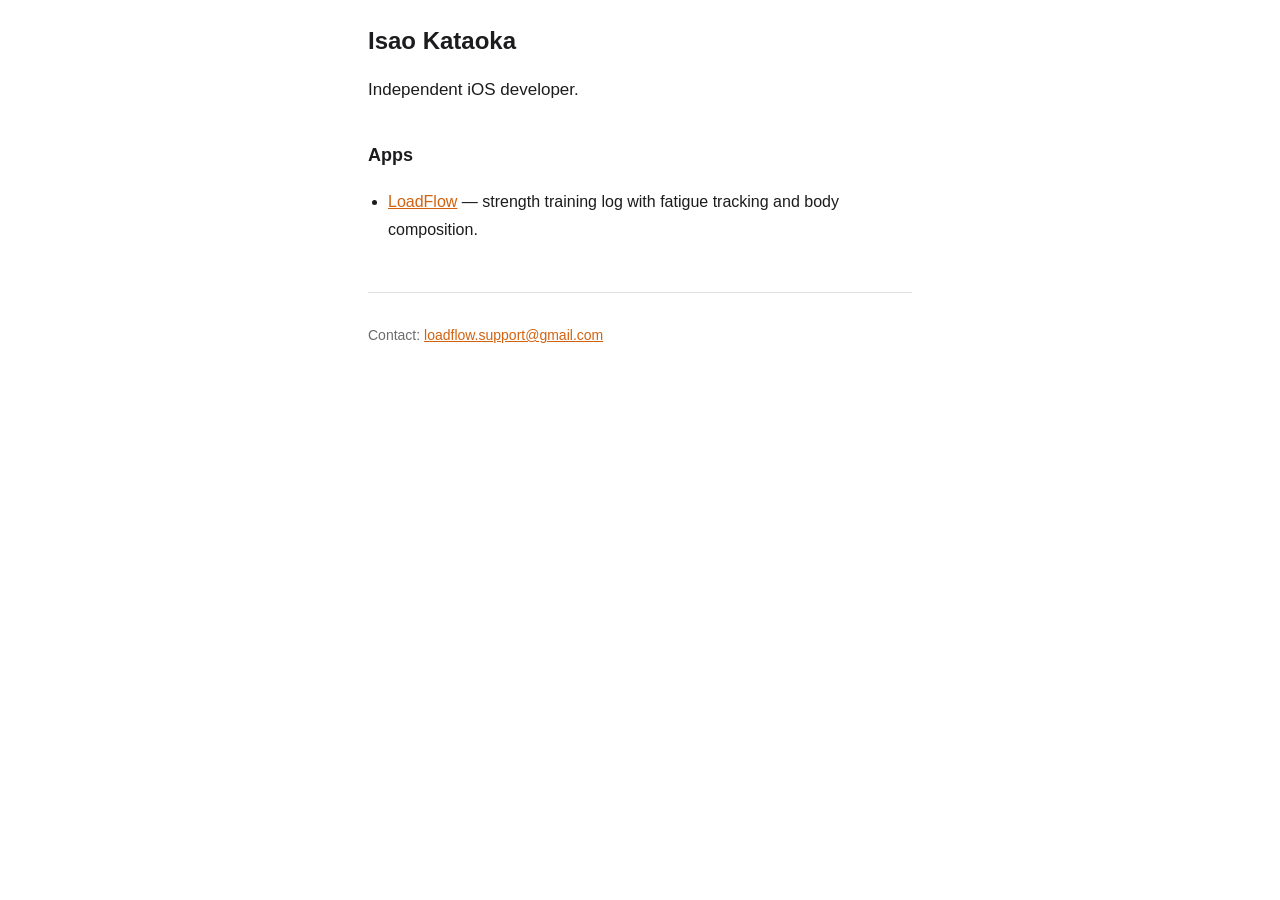
<file: index.html>
<!DOCTYPE html>
<html lang="en">
<head>
<meta charset="utf-8">
<meta name="viewport" content="width=device-width, initial-scale=1">
<title>Isao Kataoka — Apps</title>
<link rel="stylesheet" href="/assets/style.css">
</head>
<body>
<main>
  <h1>Isao Kataoka</h1>
  <p class="lede">Independent iOS developer.</p>

  <h2>Apps</h2>
  <ul>
    <li><a href="/loadflow/">LoadFlow</a> — strength training log with fatigue tracking and body composition.</li>
  </ul>

  <footer>
    <p>Contact: <a href="mailto:loadflow.support@gmail.com">loadflow.support@gmail.com</a></p>
  </footer>
</main>
</body>
</html>
</file>
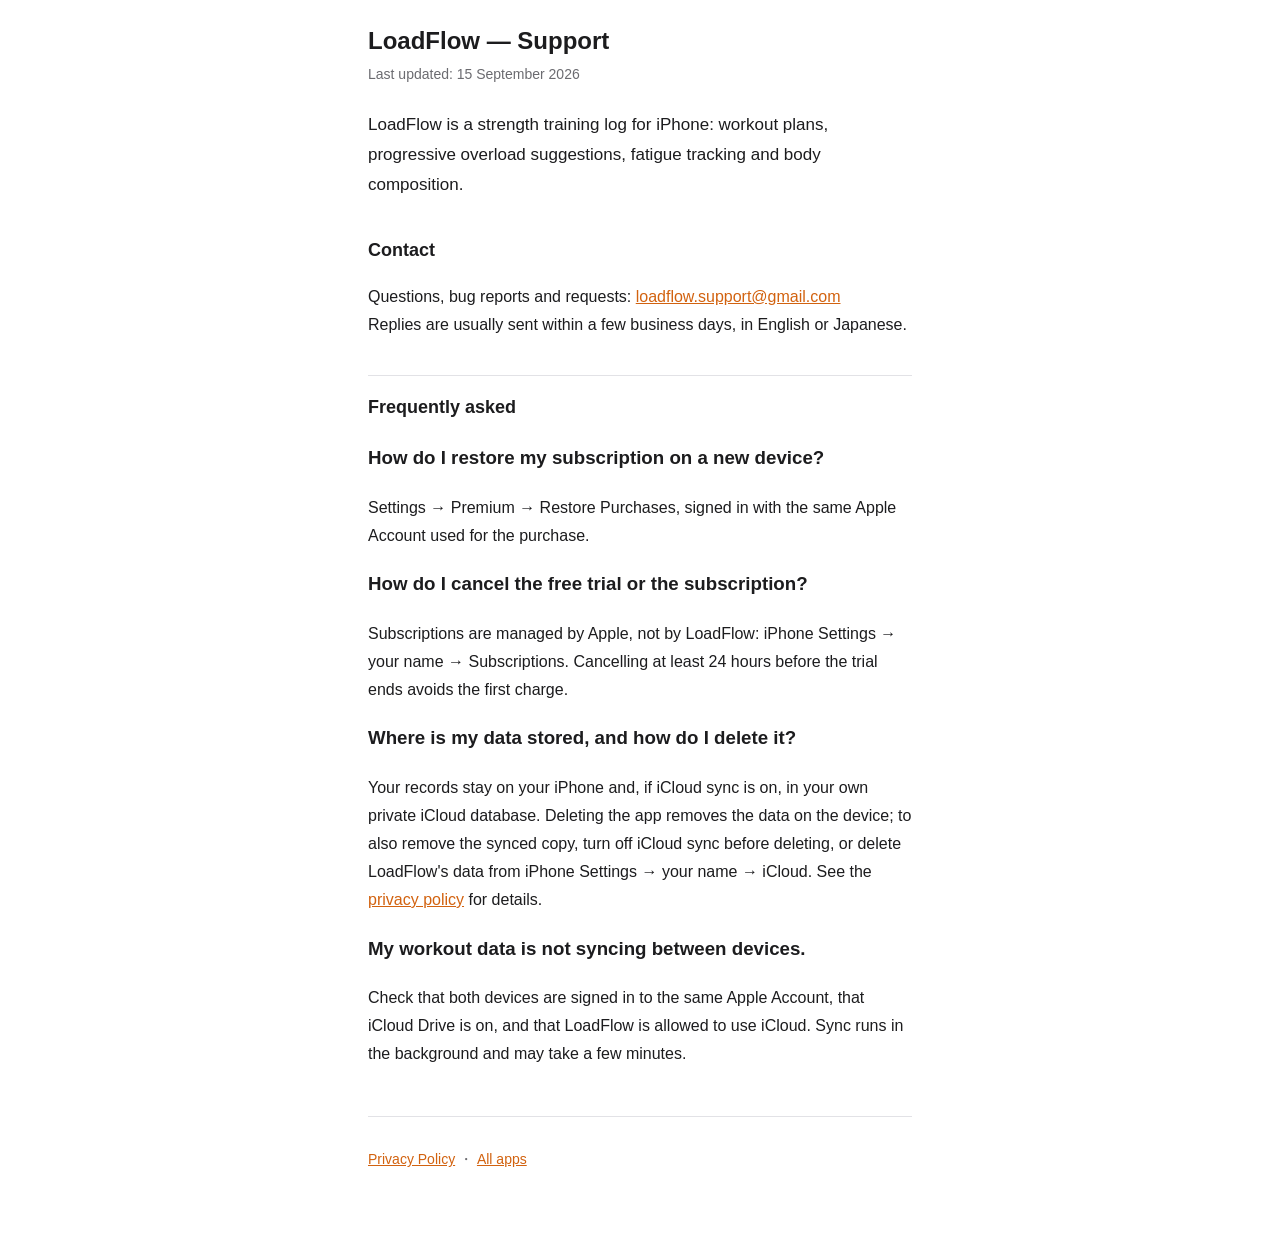
<file: loadflow/index.html>
<!DOCTYPE html>
<html lang="en">
<head>
<meta charset="utf-8">
<meta name="viewport" content="width=device-width, initial-scale=1">
<title>LoadFlow — Support</title>
<link rel="stylesheet" href="/assets/style.css">
</head>
<body>
<main>
  <h1>LoadFlow — Support</h1>
  <p class="updated">Last updated: 15 September 2026</p>

  <p class="lede">
    LoadFlow is a strength training log for iPhone: workout plans, progressive overload
    suggestions, fatigue tracking and body composition.
  </p>

  <h2>Contact</h2>
  <p>
    Questions, bug reports and requests: <a href="mailto:loadflow.support@gmail.com">loadflow.support@gmail.com</a><br>
    Replies are usually sent within a few business days, in English or Japanese.
  </p>

  <h2>Frequently asked</h2>

  <h3>How do I restore my subscription on a new device?</h3>
  <p>Settings → Premium → Restore Purchases, signed in with the same Apple Account used for the purchase.</p>

  <h3>How do I cancel the free trial or the subscription?</h3>
  <p>
    Subscriptions are managed by Apple, not by LoadFlow: iPhone Settings → your name → Subscriptions.
    Cancelling at least 24 hours before the trial ends avoids the first charge.
  </p>

  <h3>Where is my data stored, and how do I delete it?</h3>
  <p>
    Your records stay on your iPhone and, if iCloud sync is on, in your own private iCloud database.
    Deleting the app removes the data on the device; to also remove the synced copy, turn off
    iCloud sync before deleting, or delete LoadFlow's data from iPhone Settings → your name → iCloud.
    See the <a href="/loadflow/privacy/">privacy policy</a> for details.
  </p>

  <h3>My workout data is not syncing between devices.</h3>
  <p>
    Check that both devices are signed in to the same Apple Account, that iCloud Drive is on,
    and that LoadFlow is allowed to use iCloud. Sync runs in the background and may take a few minutes.
  </p>

  <footer>
    <p><a href="/loadflow/privacy/">Privacy Policy</a> ・ <a href="/">All apps</a></p>
  </footer>
</main>
</body>
</html>
</file>
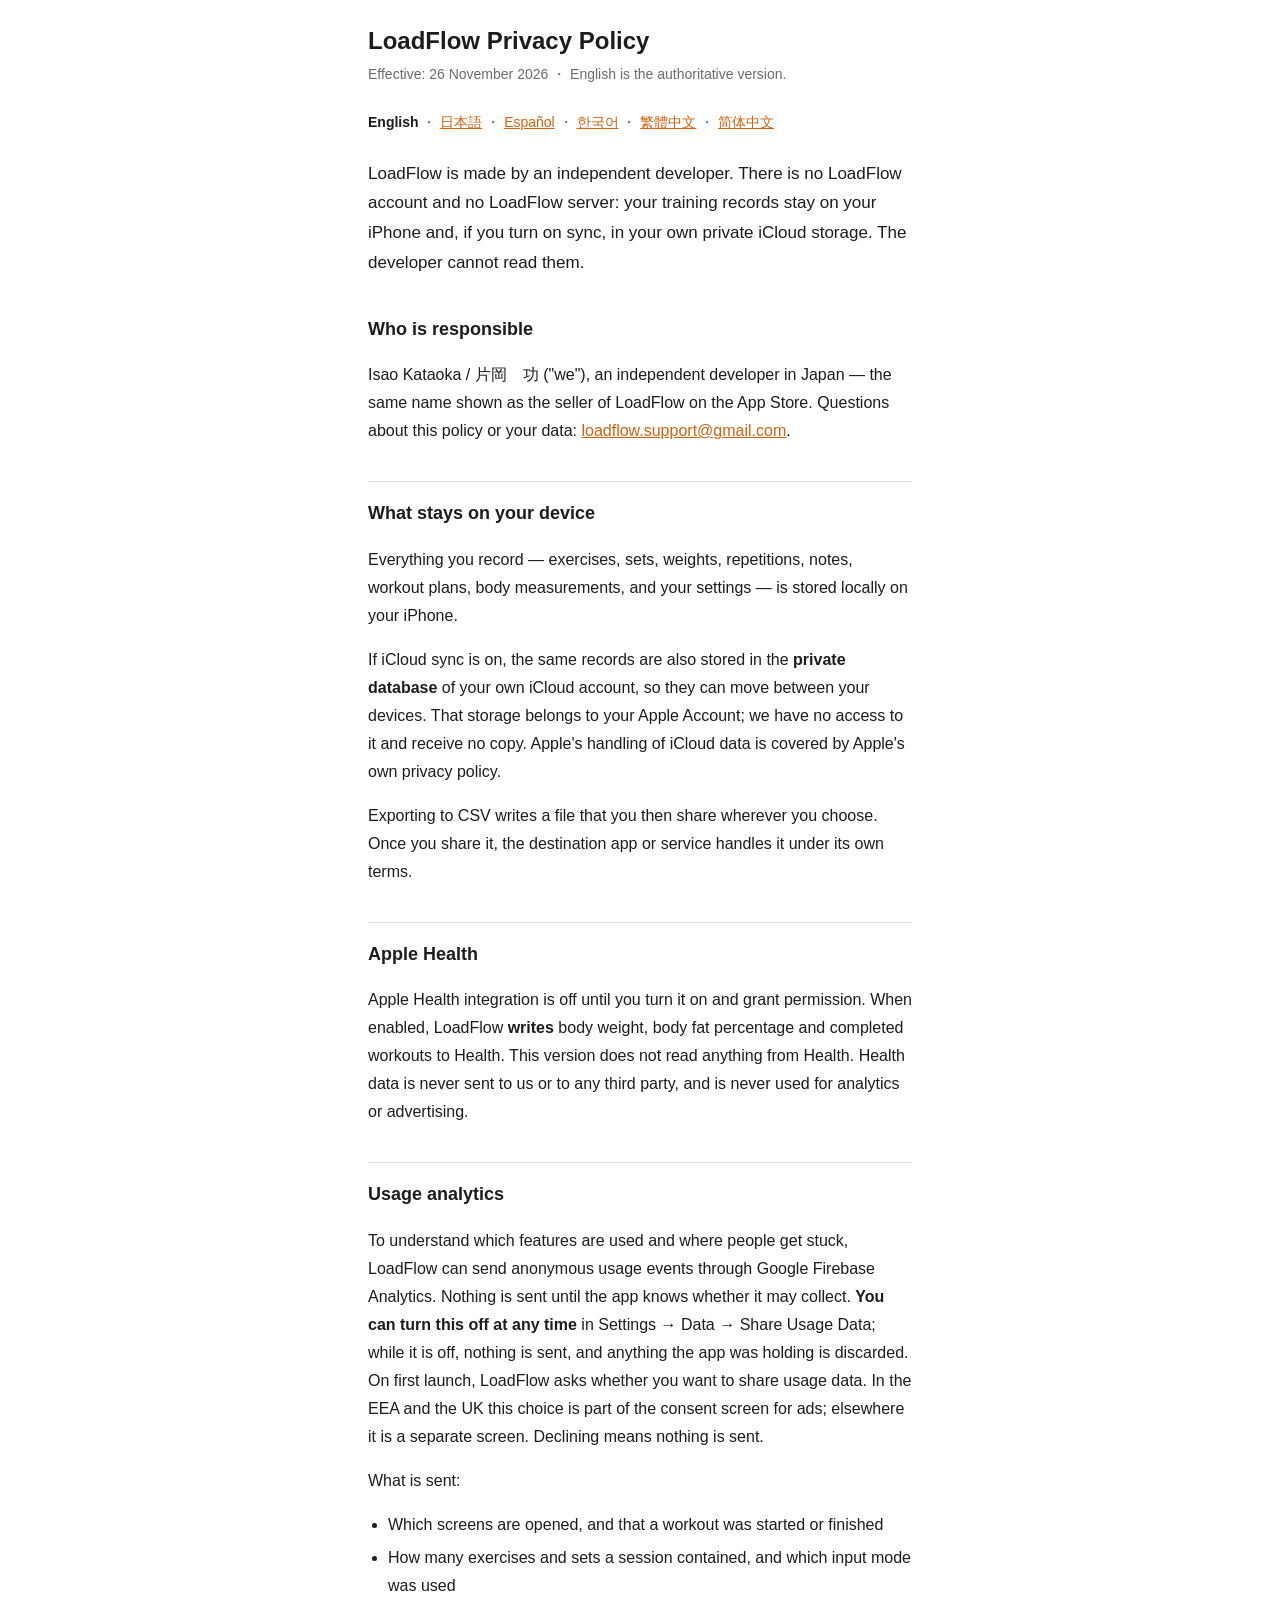
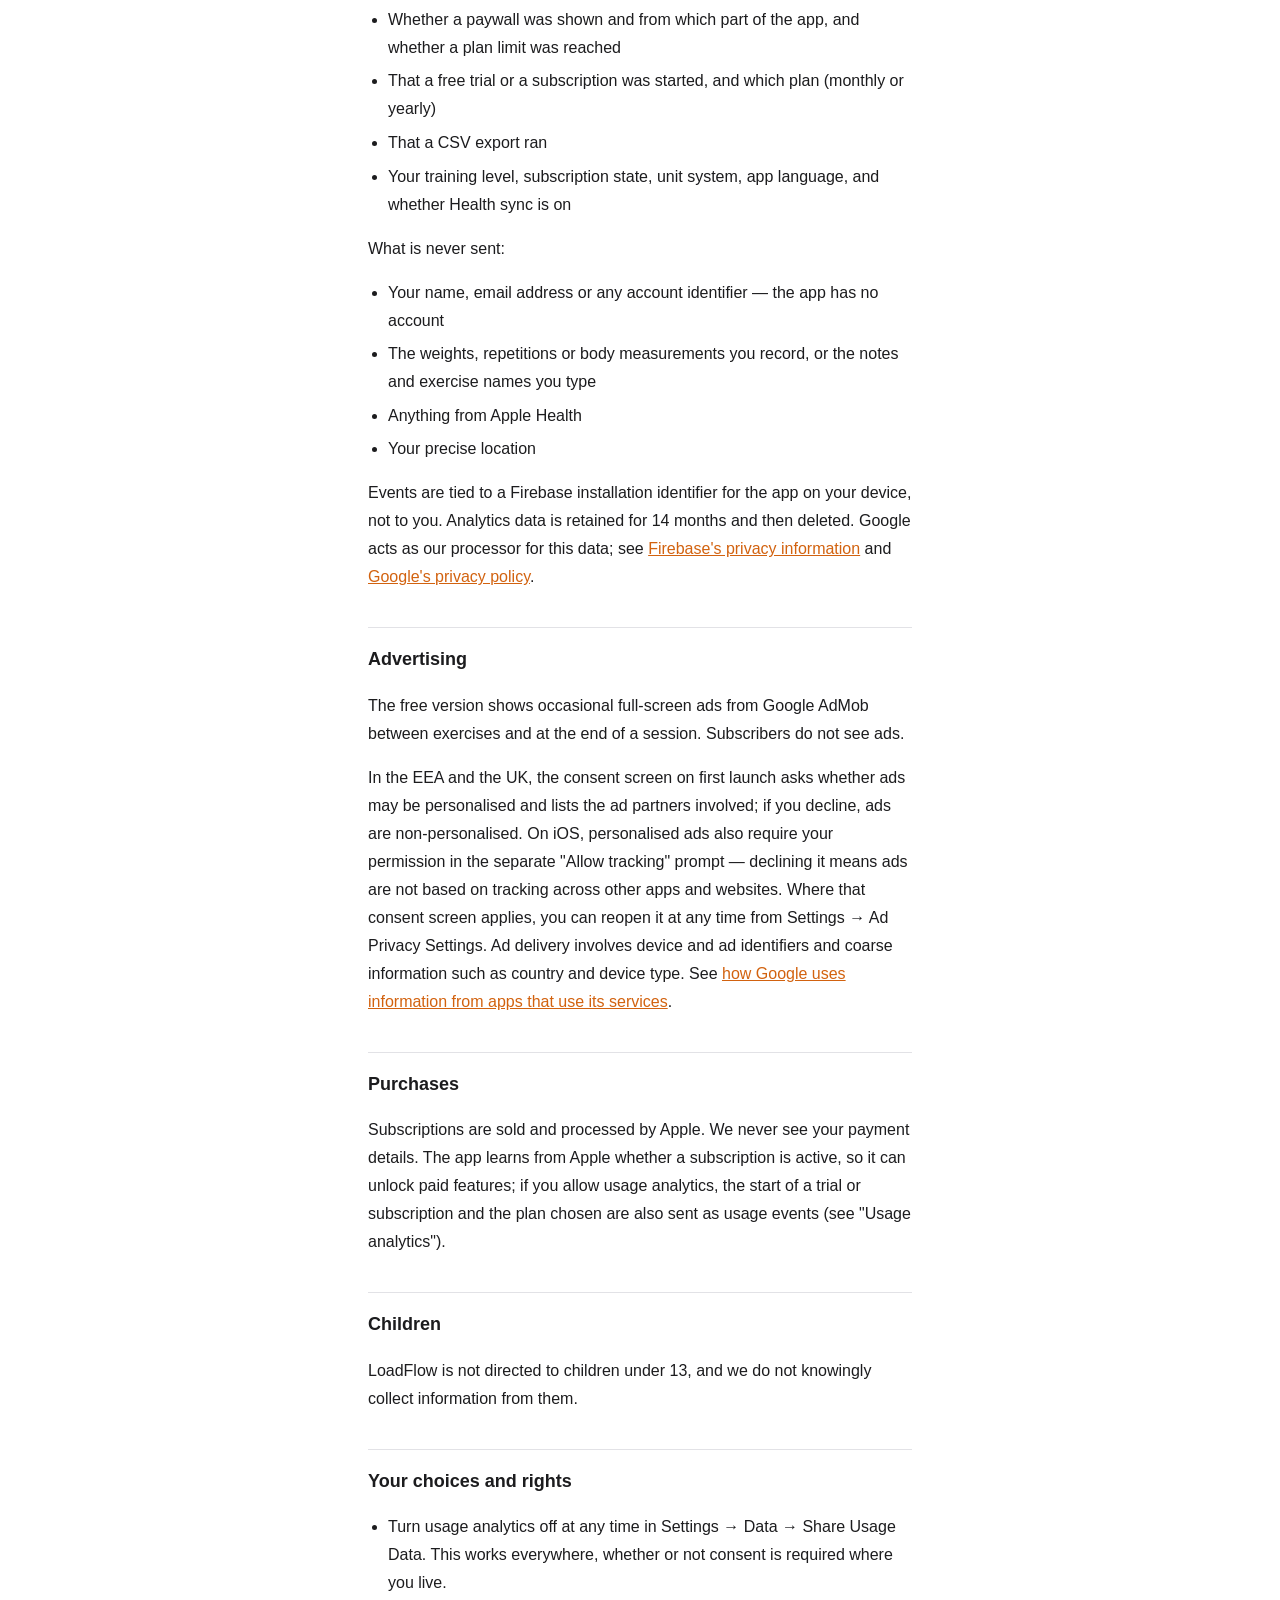
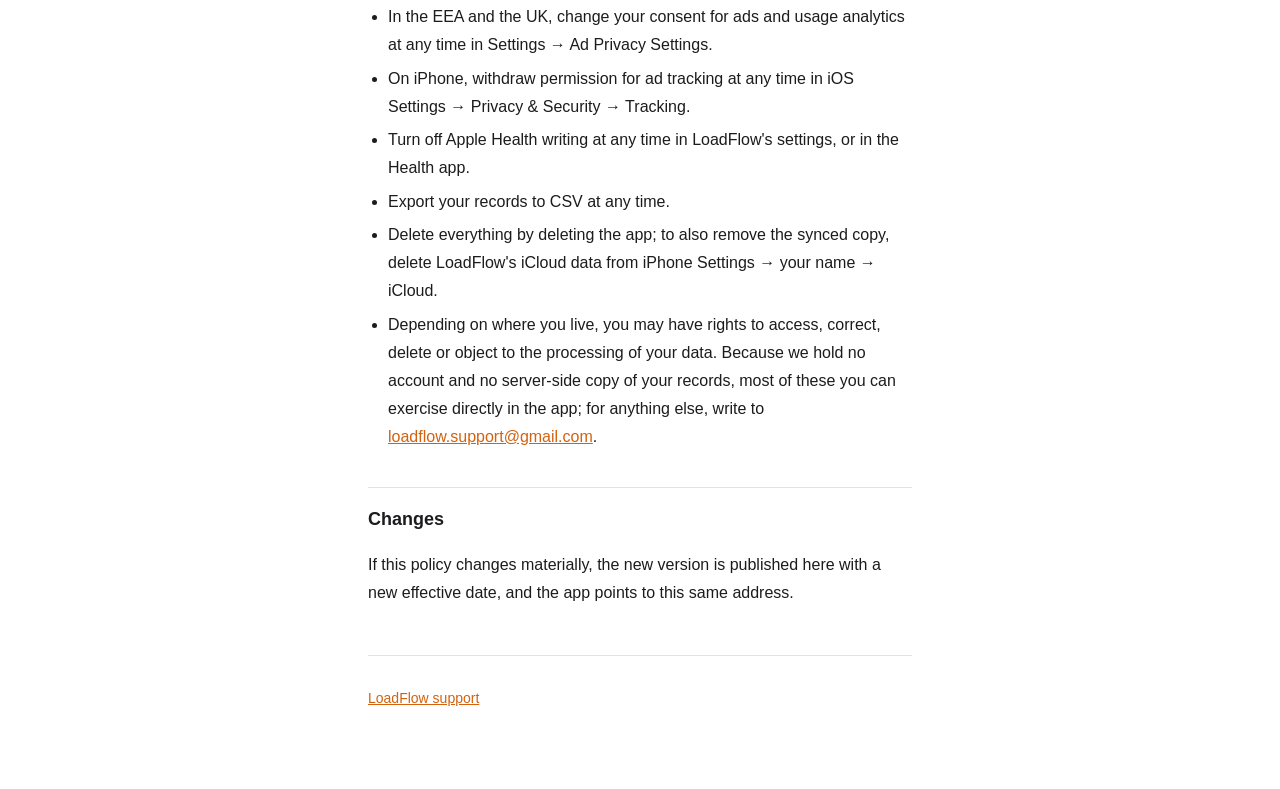
<file: loadflow/privacy/index.html>
<!DOCTYPE html>
<html lang="en">
<head>
<meta charset="utf-8">
<meta name="viewport" content="width=device-width, initial-scale=1">
<title>LoadFlow — Privacy Policy</title>
<link rel="stylesheet" href="/assets/style.css">
</head>
<body>
<main>
  <h1>LoadFlow Privacy Policy</h1>
  <p class="updated">Effective: 26 November 2026 ・ English is the authoritative version.</p>

  <ul class="langs">
    <li><a href="/loadflow/privacy/" aria-current="page">English</a></li>
    <li><a href="/loadflow/privacy/ja/">日本語</a></li>
    <li><a href="/loadflow/privacy/es/">Español</a></li>
    <li><a href="/loadflow/privacy/ko/">한국어</a></li>
    <li><a href="/loadflow/privacy/zh-Hant/">繁體中文</a></li>
    <li><a href="/loadflow/privacy/zh-Hans/">简体中文</a></li>
  </ul>

  <p class="lede">
    LoadFlow is made by an independent developer. There is no LoadFlow account and no LoadFlow server:
    your training records stay on your iPhone and, if you turn on sync, in your own private iCloud storage.
    The developer cannot read them.
  </p>

  <h2>Who is responsible</h2>
  <p>
    Isao Kataoka / 片岡　功 ("we"), an independent developer in Japan — the same name shown as the seller of
    LoadFlow on the App Store. Questions about this policy or your data:
    <a href="mailto:loadflow.support@gmail.com">loadflow.support@gmail.com</a>.
  </p>

  <h2>What stays on your device</h2>
  <p>
    Everything you record — exercises, sets, weights, repetitions, notes, workout plans, body
    measurements, and your settings — is stored locally on your iPhone.
  </p>
  <p>
    If iCloud sync is on, the same records are also stored in the <strong>private database</strong> of
    your own iCloud account, so they can move between your devices. That storage belongs to your Apple
    Account; we have no access to it and receive no copy. Apple's handling of iCloud data is covered by
    Apple's own privacy policy.
  </p>
  <p>
    Exporting to CSV writes a file that you then share wherever you choose. Once you share it, the
    destination app or service handles it under its own terms.
  </p>

  <h2>Apple Health</h2>
  <p>
    Apple Health integration is off until you turn it on and grant permission. When enabled, LoadFlow
    <strong>writes</strong> body weight, body fat percentage and completed workouts to Health.
    This version does not read anything from Health. Health data is never sent to us or to any third
    party, and is never used for analytics or advertising.
  </p>

  <h2>Usage analytics</h2>
  <p>
    To understand which features are used and where people get stuck, LoadFlow can send anonymous usage
    events through Google Firebase Analytics. Nothing is sent until the app knows whether it may collect.
    <strong>You can turn this off at any time</strong> in Settings → Data → Share Usage Data; while it is
    off, nothing is sent, and anything the app was holding is discarded. On first launch, LoadFlow asks whether you want to share usage data. In the EEA and the UK
    this choice is part of the consent screen for ads; elsewhere it is a separate screen.
    Declining means nothing is sent.
  </p>
  <p>What is sent:</p>
  <ul>
    <li>Which screens are opened, and that a workout was started or finished</li>
    <li>How many exercises and sets a session contained, and which input mode was used</li>
    <li>Whether a paywall was shown and from which part of the app, and whether a plan limit was reached</li>
    <li>That a free trial or a subscription was started, and which plan (monthly or yearly)</li>
    <li>That a CSV export ran</li>
    <li>Your training level, subscription state, unit system, app language, and whether Health sync is on</li>
  </ul>
  <p>What is never sent:</p>
  <ul>
    <li>Your name, email address or any account identifier — the app has no account</li>
    <li>The weights, repetitions or body measurements you record, or the notes and exercise names you type</li>
    <li>Anything from Apple Health</li>
    <li>Your precise location</li>
  </ul>
  <p>
    Events are tied to a Firebase installation identifier for the app on your device, not to you.
    Analytics data is retained for 14 months and then deleted. Google acts as our processor for this data;
    see <a href="https://firebase.google.com/support/privacy">Firebase's privacy information</a> and
    <a href="https://policies.google.com/privacy">Google's privacy policy</a>.
  </p>

  <h2>Advertising</h2>
  <p>
    The free version shows occasional full-screen ads from Google AdMob between exercises and at the end
    of a session. Subscribers do not see ads.
  </p>
  <p>
    In the EEA and the UK, the consent screen on first launch asks whether ads may be personalised and
    lists the ad partners involved; if you decline, ads are non-personalised. On iOS, personalised ads
    also require your permission in the separate "Allow tracking" prompt — declining it means ads are not
    based on tracking across other apps and websites. Where that consent screen applies, you can reopen it
    at any time from Settings → Ad Privacy Settings. Ad delivery involves device and ad identifiers and
    coarse information such as country and device type. See
    <a href="https://policies.google.com/technologies/partner-sites">how Google uses information from
    apps that use its services</a>.
  </p>

  <h2>Purchases</h2>
  <p>
    Subscriptions are sold and processed by Apple. We never see your payment details. The app learns from Apple whether a subscription is
    active, so it can unlock paid features; if you allow usage analytics, the start of a trial
    or subscription and the plan chosen are also sent as usage events (see "Usage analytics").
  </p>

  <h2>Children</h2>
  <p>
    LoadFlow is not directed to children under 13, and we do not knowingly collect information from them.
  </p>

  <h2>Your choices and rights</h2>
  <ul>
    <li>Turn usage analytics off at any time in Settings → Data → Share Usage Data. This works everywhere, whether or not consent is required where you live.</li>
    <li>In the EEA and the UK, change your consent for ads and usage analytics at any time in Settings → Ad Privacy Settings.</li>
    <li>On iPhone, withdraw permission for ad tracking at any time in iOS Settings → Privacy &amp; Security → Tracking.</li>
    <li>Turn off Apple Health writing at any time in LoadFlow's settings, or in the Health app.</li>
    <li>Export your records to CSV at any time.</li>
    <li>Delete everything by deleting the app; to also remove the synced copy, delete LoadFlow's iCloud data from iPhone Settings → your name → iCloud.</li>
    <li>
      Depending on where you live, you may have rights to access, correct, delete or object to the
      processing of your data. Because we hold no account and no server-side copy of your records, most of
      these you can exercise directly in the app; for anything else, write to
      <a href="mailto:loadflow.support@gmail.com">loadflow.support@gmail.com</a>.
    </li>
  </ul>

  <h2>Changes</h2>
  <p>
    If this policy changes materially, the new version is published here with a new effective date, and
    the app points to this same address.
  </p>

  <footer>
    <p><a href="/loadflow/">LoadFlow support</a></p>
  </footer>
</main>
</body>
</html>
</file>
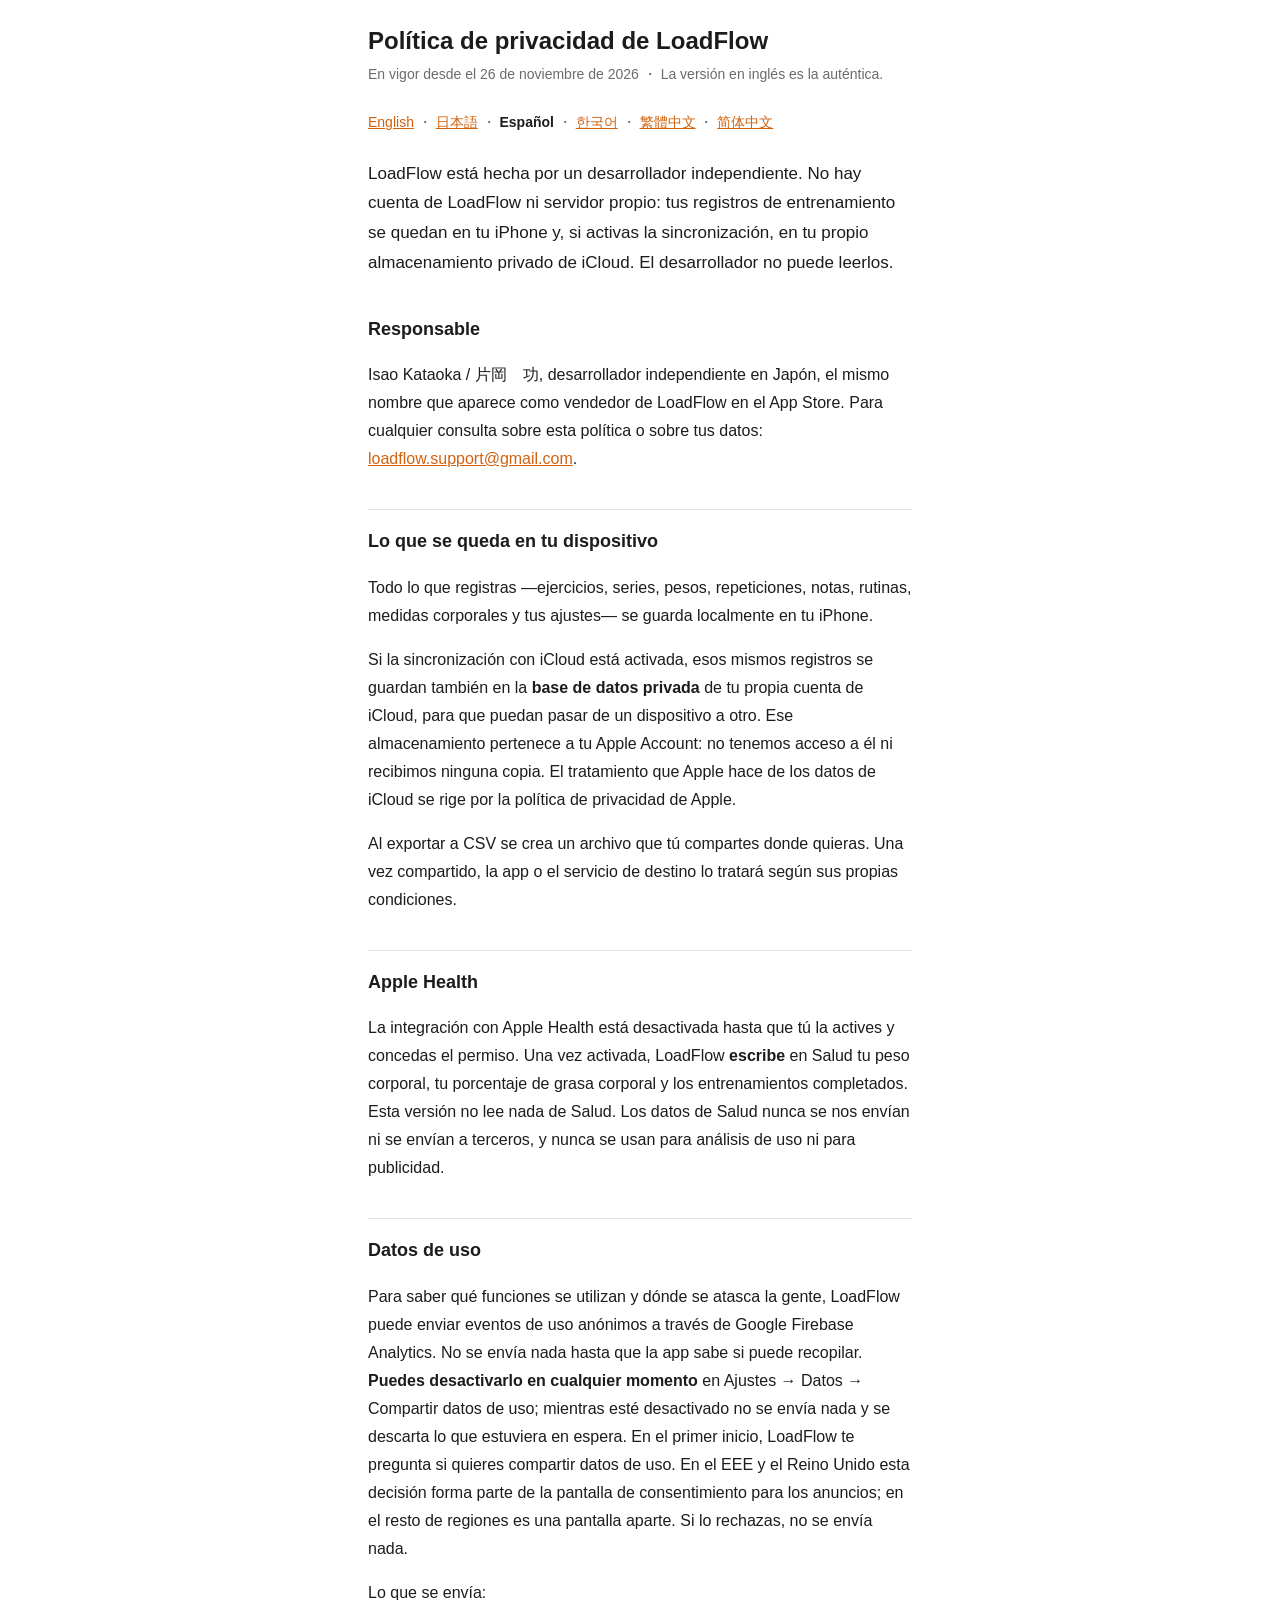
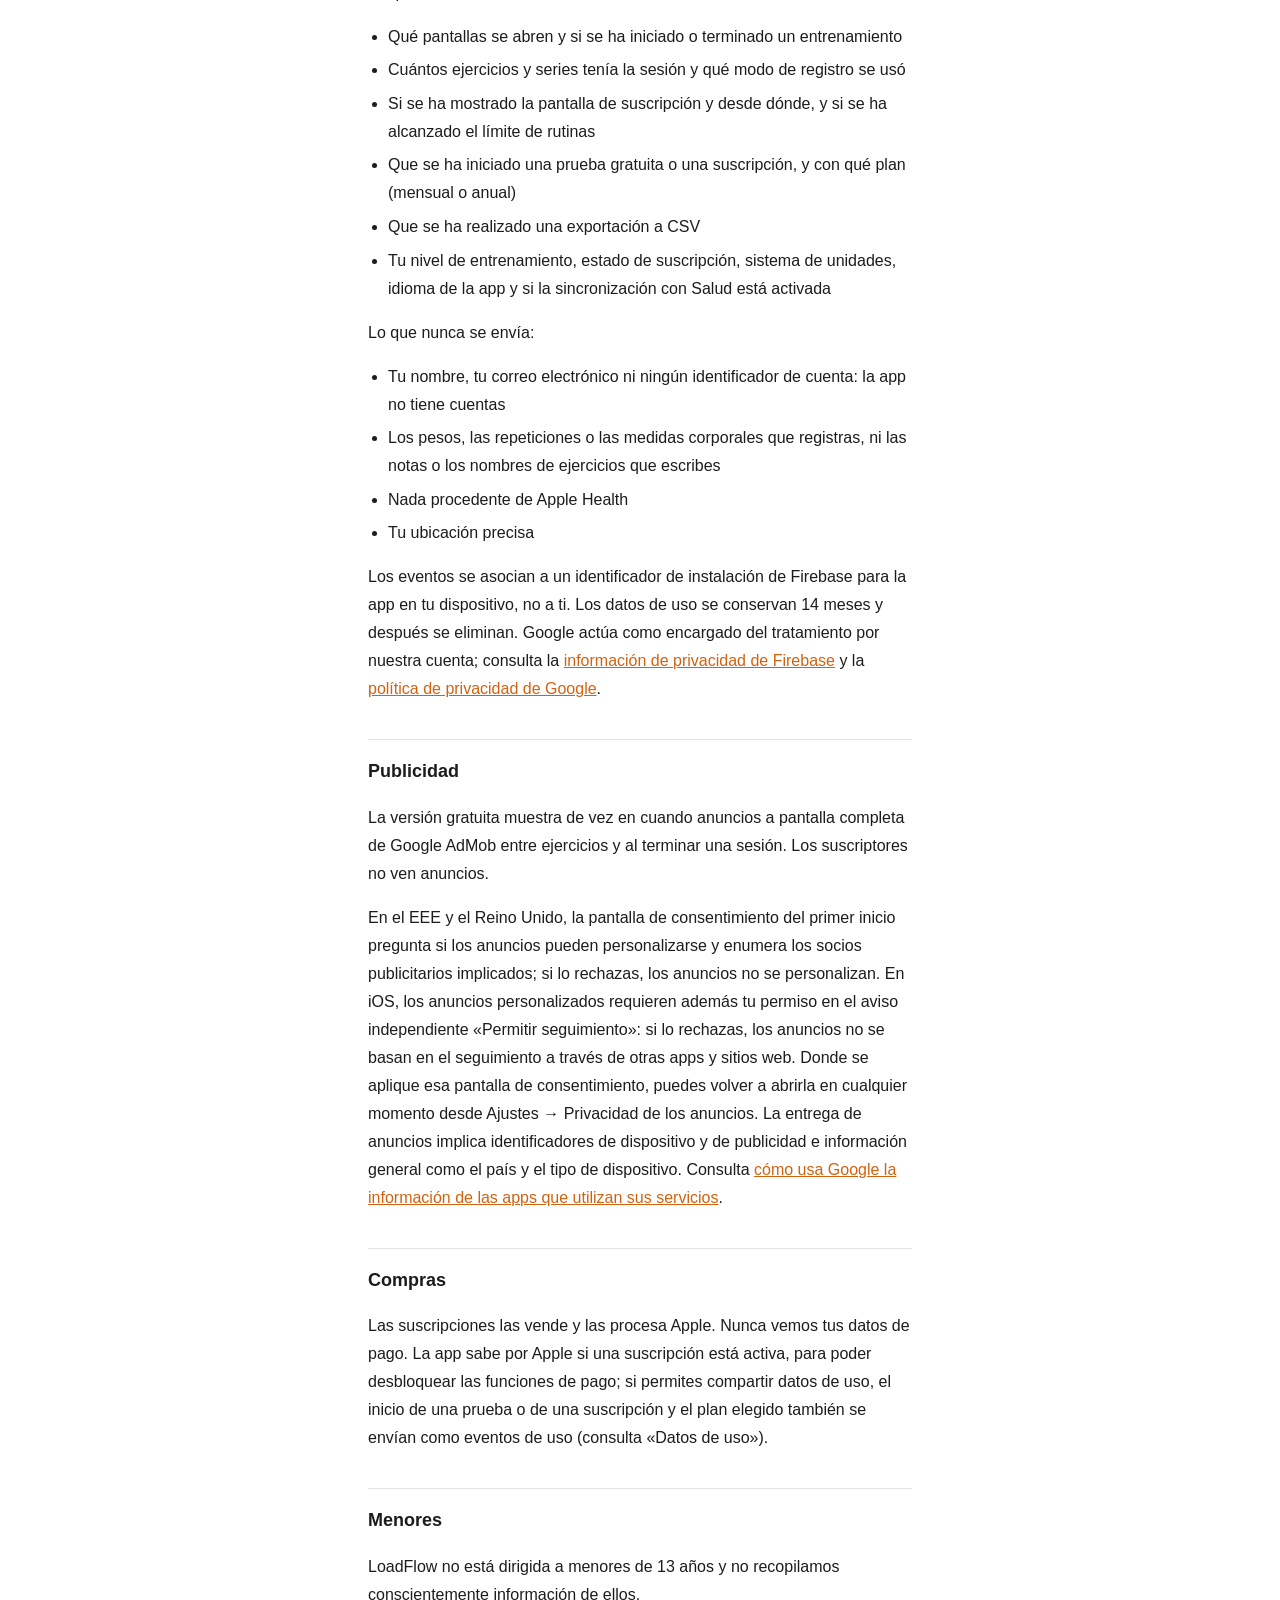
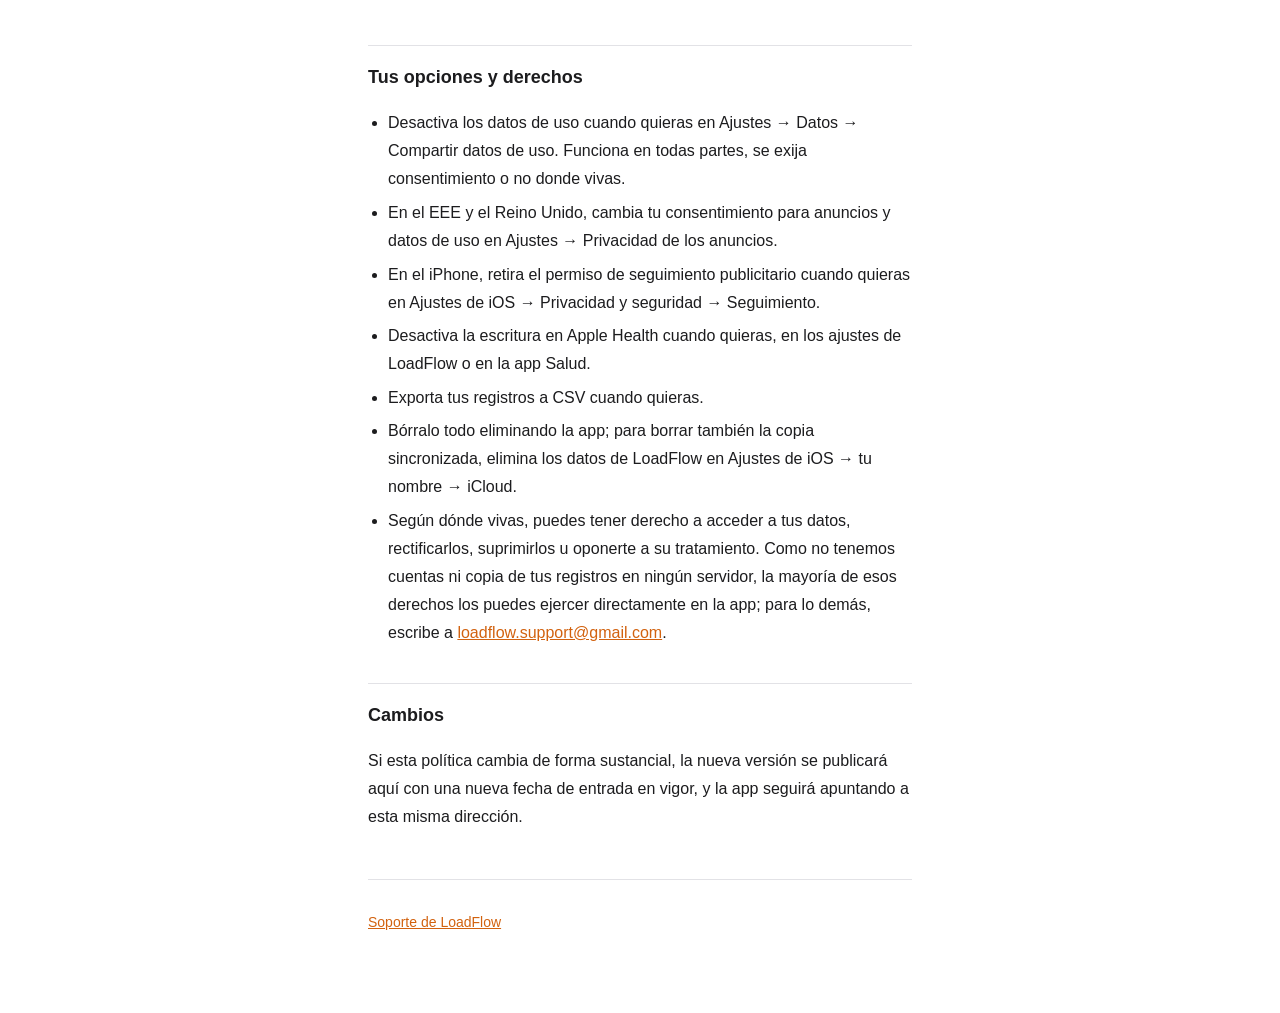
<file: loadflow/privacy/es/index.html>
<!DOCTYPE html>
<html lang="es">
<head>
<meta charset="utf-8">
<meta name="viewport" content="width=device-width, initial-scale=1">
<title>LoadFlow — Política de privacidad</title>
<link rel="stylesheet" href="/assets/style.css">
</head>
<body>
<main>
  <h1>Política de privacidad de LoadFlow</h1>
  <p class="updated">En vigor desde el 26 de noviembre de 2026 ・ La versión en inglés es la auténtica.</p>

  <ul class="langs">
    <li><a href="/loadflow/privacy/">English</a></li>
    <li><a href="/loadflow/privacy/ja/">日本語</a></li>
    <li><a href="/loadflow/privacy/es/" aria-current="page">Español</a></li>
    <li><a href="/loadflow/privacy/ko/">한국어</a></li>
    <li><a href="/loadflow/privacy/zh-Hant/">繁體中文</a></li>
    <li><a href="/loadflow/privacy/zh-Hans/">简体中文</a></li>
  </ul>

  <p class="lede">
    LoadFlow está hecha por un desarrollador independiente. No hay cuenta de LoadFlow ni servidor propio:
    tus registros de entrenamiento se quedan en tu iPhone y, si activas la sincronización, en tu propio
    almacenamiento privado de iCloud. El desarrollador no puede leerlos.
  </p>

  <h2>Responsable</h2>
  <p>
    Isao Kataoka / 片岡　功, desarrollador independiente en Japón, el mismo nombre que aparece como vendedor de
    LoadFlow en el App Store. Para cualquier consulta sobre esta política o sobre tus datos:
    <a href="mailto:loadflow.support@gmail.com">loadflow.support@gmail.com</a>.
  </p>

  <h2>Lo que se queda en tu dispositivo</h2>
  <p>
    Todo lo que registras —ejercicios, series, pesos, repeticiones, notas, rutinas, medidas corporales y
    tus ajustes— se guarda localmente en tu iPhone.
  </p>
  <p>
    Si la sincronización con iCloud está activada, esos mismos registros se guardan también en la
    <strong>base de datos privada</strong> de tu propia cuenta de iCloud, para que puedan pasar de un
    dispositivo a otro. Ese almacenamiento pertenece a tu Apple Account: no tenemos acceso a él ni
    recibimos ninguna copia. El tratamiento que Apple hace de los datos de iCloud se rige por la política
    de privacidad de Apple.
  </p>
  <p>
    Al exportar a CSV se crea un archivo que tú compartes donde quieras. Una vez compartido, la app o el
    servicio de destino lo tratará según sus propias condiciones.
  </p>

  <h2>Apple Health</h2>
  <p>
    La integración con Apple Health está desactivada hasta que tú la actives y concedas el permiso. Una vez
    activada, LoadFlow <strong>escribe</strong> en Salud tu peso corporal, tu porcentaje de grasa corporal y
    los entrenamientos completados. Esta versión no lee nada de Salud. Los datos de Salud nunca se nos envían
    ni se envían a terceros, y nunca se usan para análisis de uso ni para publicidad.
  </p>

  <h2>Datos de uso</h2>
  <p>
    Para saber qué funciones se utilizan y dónde se atasca la gente, LoadFlow puede enviar eventos de uso
    anónimos a través de Google Firebase Analytics. No se envía nada hasta que la app sabe si puede recopilar.
    <strong>Puedes desactivarlo en cualquier momento</strong> en Ajustes → Datos → Compartir datos de uso;
    mientras esté desactivado no se envía nada y se descarta lo que estuviera en espera. En el primer inicio, LoadFlow te pregunta si quieres compartir datos de uso. En el EEE y el Reino Unido
    esta decisión forma parte de la pantalla de consentimiento para los anuncios; en el resto de regiones es
    una pantalla aparte. Si lo rechazas, no se envía nada.
  </p>
  <p>Lo que se envía:</p>
  <ul>
    <li>Qué pantallas se abren y si se ha iniciado o terminado un entrenamiento</li>
    <li>Cuántos ejercicios y series tenía la sesión y qué modo de registro se usó</li>
    <li>Si se ha mostrado la pantalla de suscripción y desde dónde, y si se ha alcanzado el límite de rutinas</li>
    <li>Que se ha iniciado una prueba gratuita o una suscripción, y con qué plan (mensual o anual)</li>
    <li>Que se ha realizado una exportación a CSV</li>
    <li>Tu nivel de entrenamiento, estado de suscripción, sistema de unidades, idioma de la app y si la sincronización con Salud está activada</li>
  </ul>
  <p>Lo que nunca se envía:</p>
  <ul>
    <li>Tu nombre, tu correo electrónico ni ningún identificador de cuenta: la app no tiene cuentas</li>
    <li>Los pesos, las repeticiones o las medidas corporales que registras, ni las notas o los nombres de ejercicios que escribes</li>
    <li>Nada procedente de Apple Health</li>
    <li>Tu ubicación precisa</li>
  </ul>
  <p>
    Los eventos se asocian a un identificador de instalación de Firebase para la app en tu dispositivo, no a
    ti. Los datos de uso se conservan 14 meses y después se eliminan. Google actúa como encargado del
    tratamiento por nuestra cuenta; consulta la
    <a href="https://firebase.google.com/support/privacy">información de privacidad de Firebase</a> y la
    <a href="https://policies.google.com/privacy">política de privacidad de Google</a>.
  </p>

  <h2>Publicidad</h2>
  <p>
    La versión gratuita muestra de vez en cuando anuncios a pantalla completa de Google AdMob entre ejercicios
    y al terminar una sesión. Los suscriptores no ven anuncios.
  </p>
  <p>
    En el EEE y el Reino Unido, la pantalla de consentimiento del primer inicio pregunta si los anuncios pueden
    personalizarse y enumera los socios publicitarios implicados; si lo rechazas, los anuncios no se
    personalizan. En iOS, los anuncios personalizados requieren además tu permiso en el aviso independiente
    «Permitir seguimiento»: si lo rechazas, los anuncios no se basan en el seguimiento a través de otras apps y
    sitios web. Donde se aplique esa pantalla de consentimiento, puedes volver a abrirla en cualquier momento
    desde Ajustes → Privacidad de los anuncios. La entrega de anuncios implica identificadores de dispositivo y
    de publicidad e información general como el país y el tipo de dispositivo. Consulta
    <a href="https://policies.google.com/technologies/partner-sites">cómo usa Google la información de las apps
    que utilizan sus servicios</a>.
  </p>

  <h2>Compras</h2>
  <p>
    Las suscripciones las vende y las procesa Apple. Nunca vemos tus datos de pago. La app sabe por Apple si una suscripción está activa,
    para poder desbloquear las funciones de pago; si permites compartir datos de uso, el inicio de una prueba o
    de una suscripción y el plan elegido también se envían como eventos de uso (consulta «Datos de uso»).
  </p>

  <h2>Menores</h2>
  <p>
    LoadFlow no está dirigida a menores de 13 años y no recopilamos conscientemente información de ellos.
  </p>

  <h2>Tus opciones y derechos</h2>
  <ul>
    <li>Desactiva los datos de uso cuando quieras en Ajustes → Datos → Compartir datos de uso. Funciona en todas partes, se exija consentimiento o no donde vivas.</li>
    <li>En el EEE y el Reino Unido, cambia tu consentimiento para anuncios y datos de uso en Ajustes → Privacidad de los anuncios.</li>
    <li>En el iPhone, retira el permiso de seguimiento publicitario cuando quieras en Ajustes de iOS → Privacidad y seguridad → Seguimiento.</li>
    <li>Desactiva la escritura en Apple Health cuando quieras, en los ajustes de LoadFlow o en la app Salud.</li>
    <li>Exporta tus registros a CSV cuando quieras.</li>
    <li>Bórralo todo eliminando la app; para borrar también la copia sincronizada, elimina los datos de LoadFlow en Ajustes de iOS → tu nombre → iCloud.</li>
    <li>Según dónde vivas, puedes tener derecho a acceder a tus datos, rectificarlos, suprimirlos u oponerte a su tratamiento. Como no tenemos cuentas ni copia de tus registros en ningún servidor, la mayoría de esos derechos los puedes ejercer directamente en la app; para lo demás, escribe a <a href="mailto:loadflow.support@gmail.com">loadflow.support@gmail.com</a>.</li>
  </ul>

  <h2>Cambios</h2>
  <p>
    Si esta política cambia de forma sustancial, la nueva versión se publicará aquí con una nueva fecha de
    entrada en vigor, y la app seguirá apuntando a esta misma dirección.
  </p>

  <footer>
    <p><a href="/loadflow/">Soporte de LoadFlow</a></p>
  </footer>
</main>
</body>
</html>
</file>
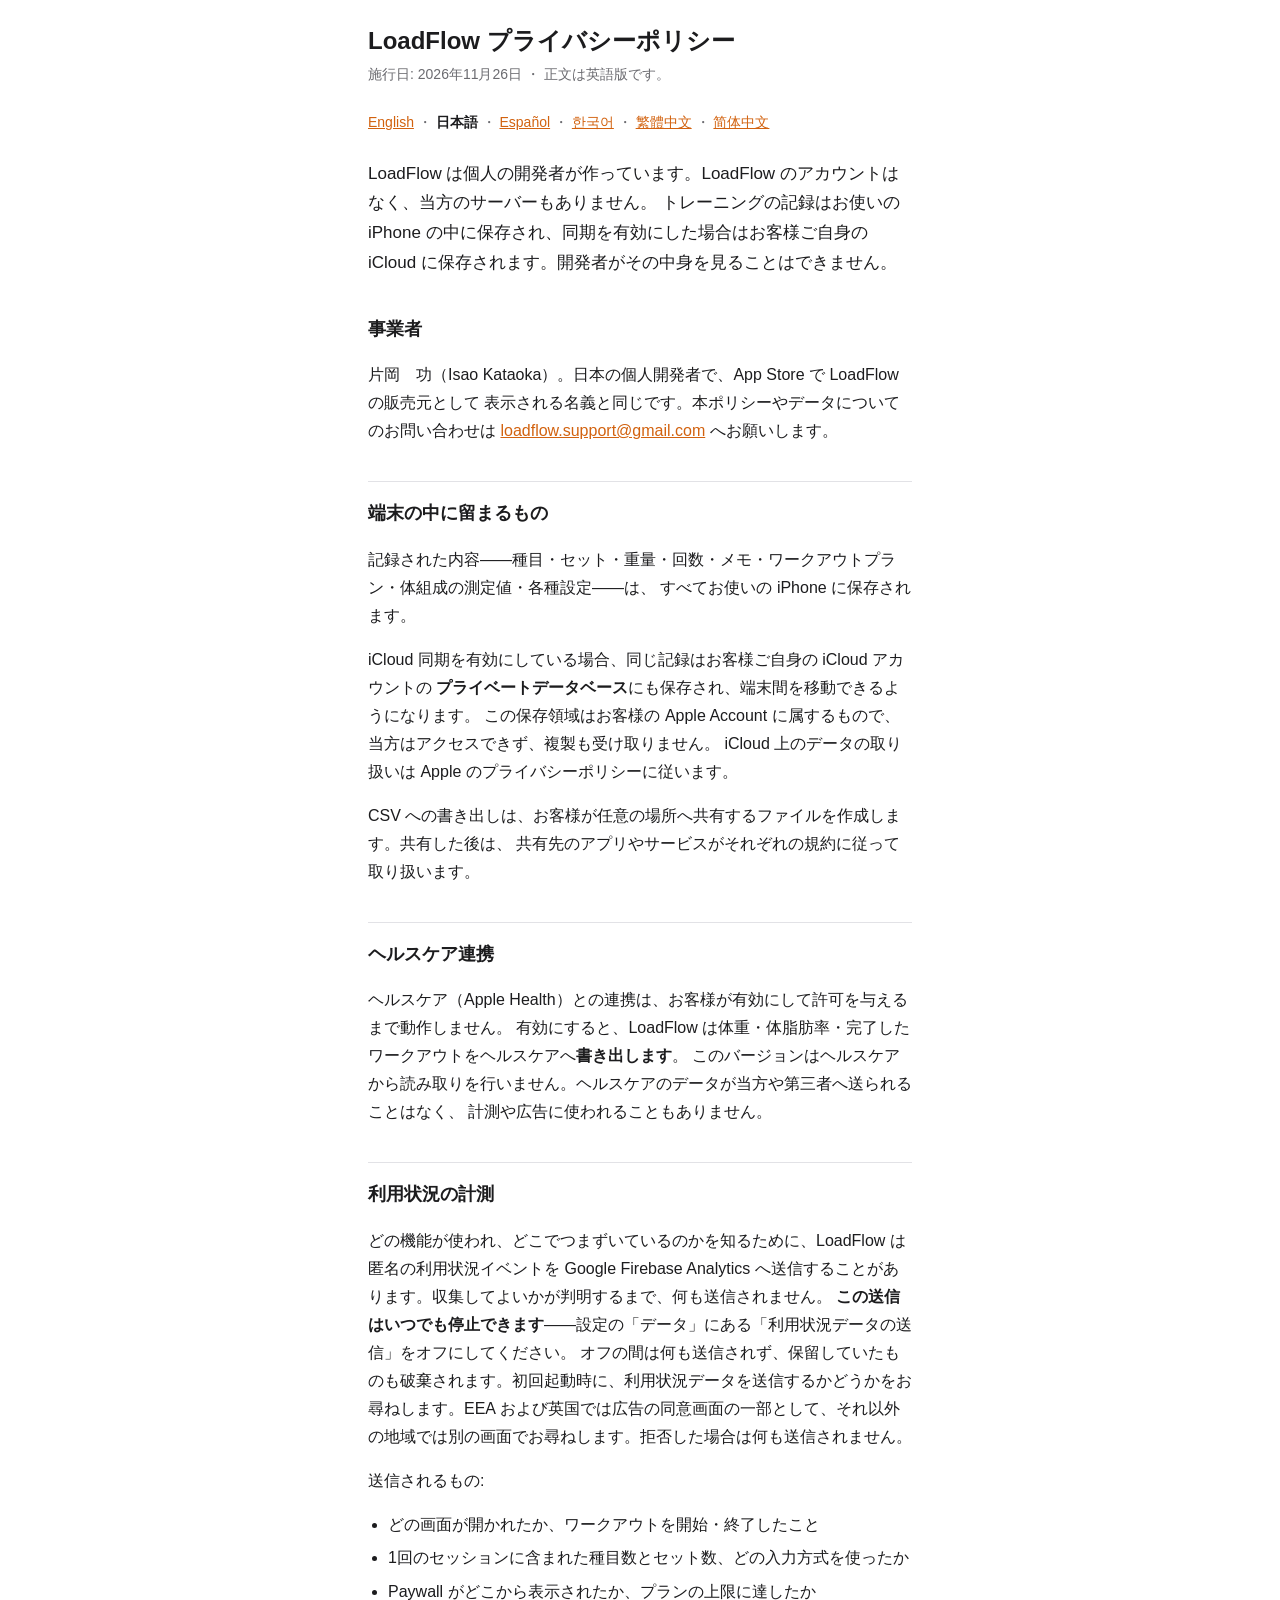
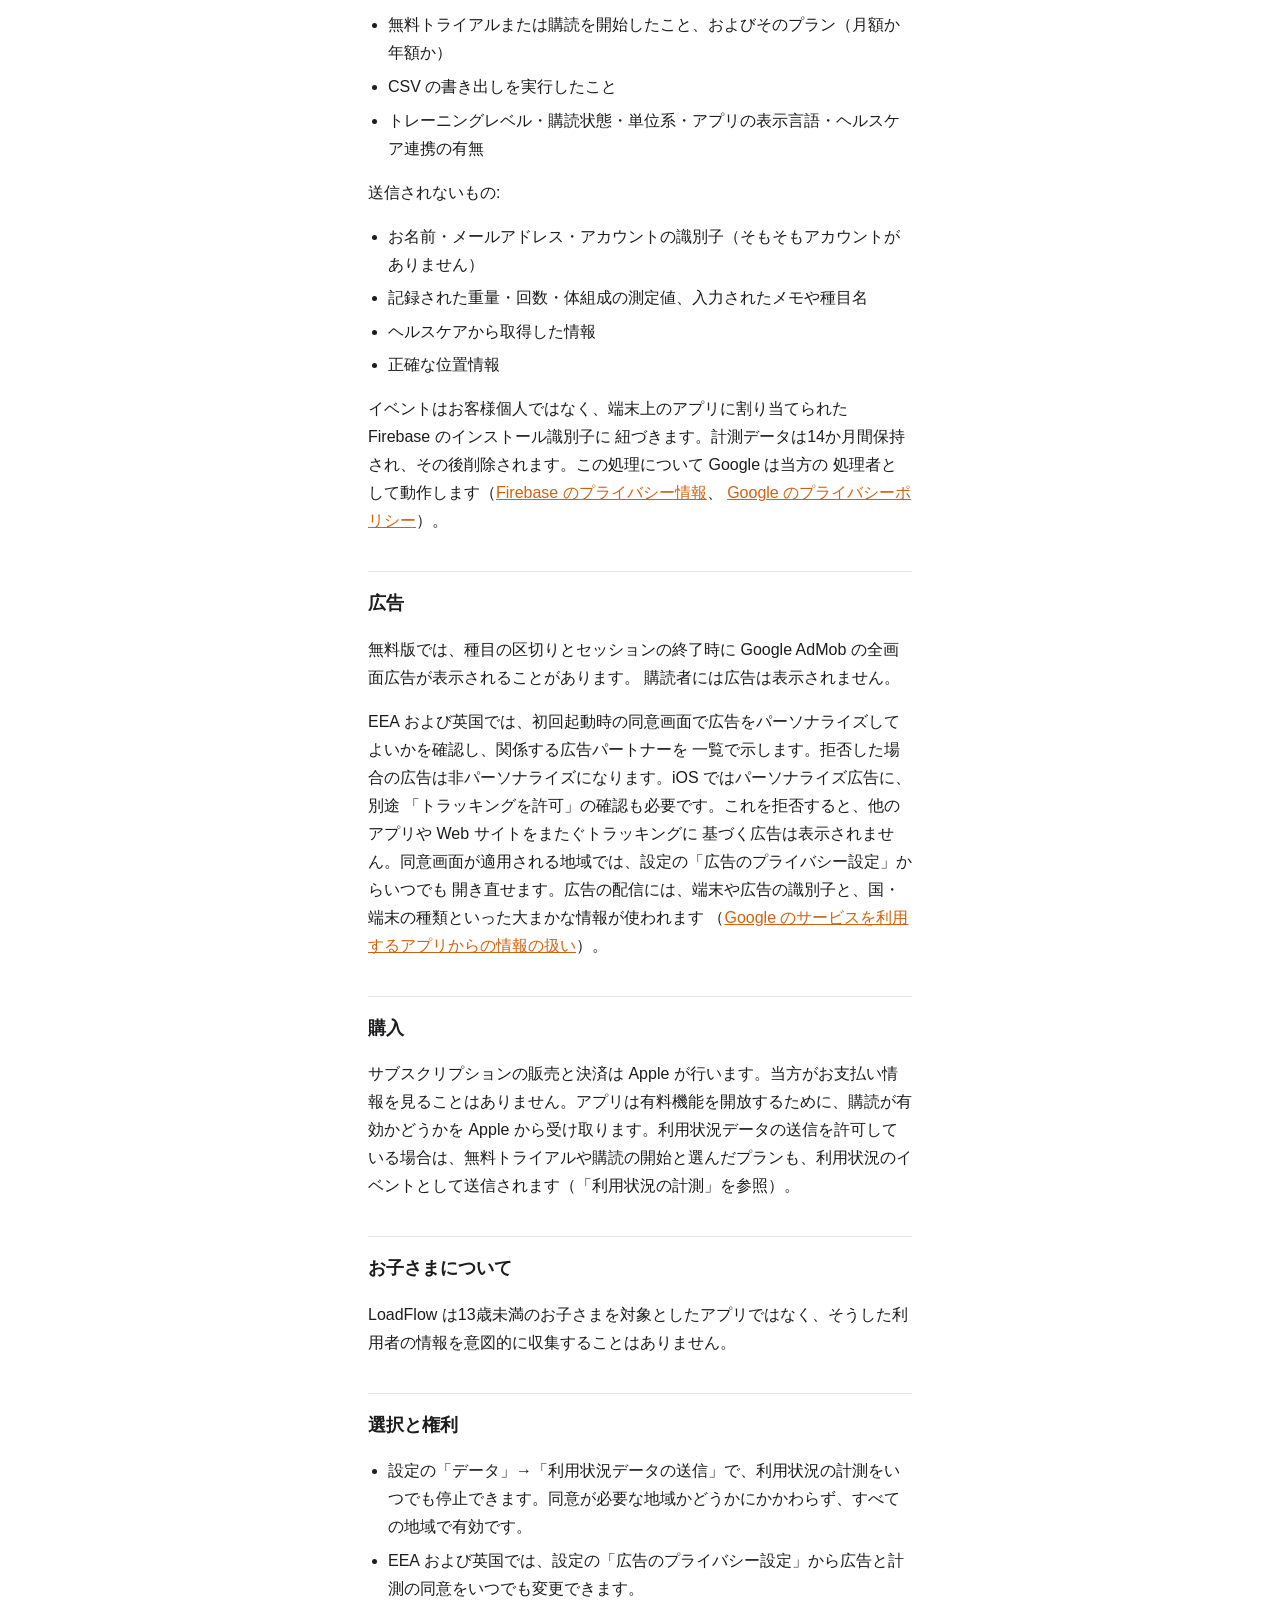
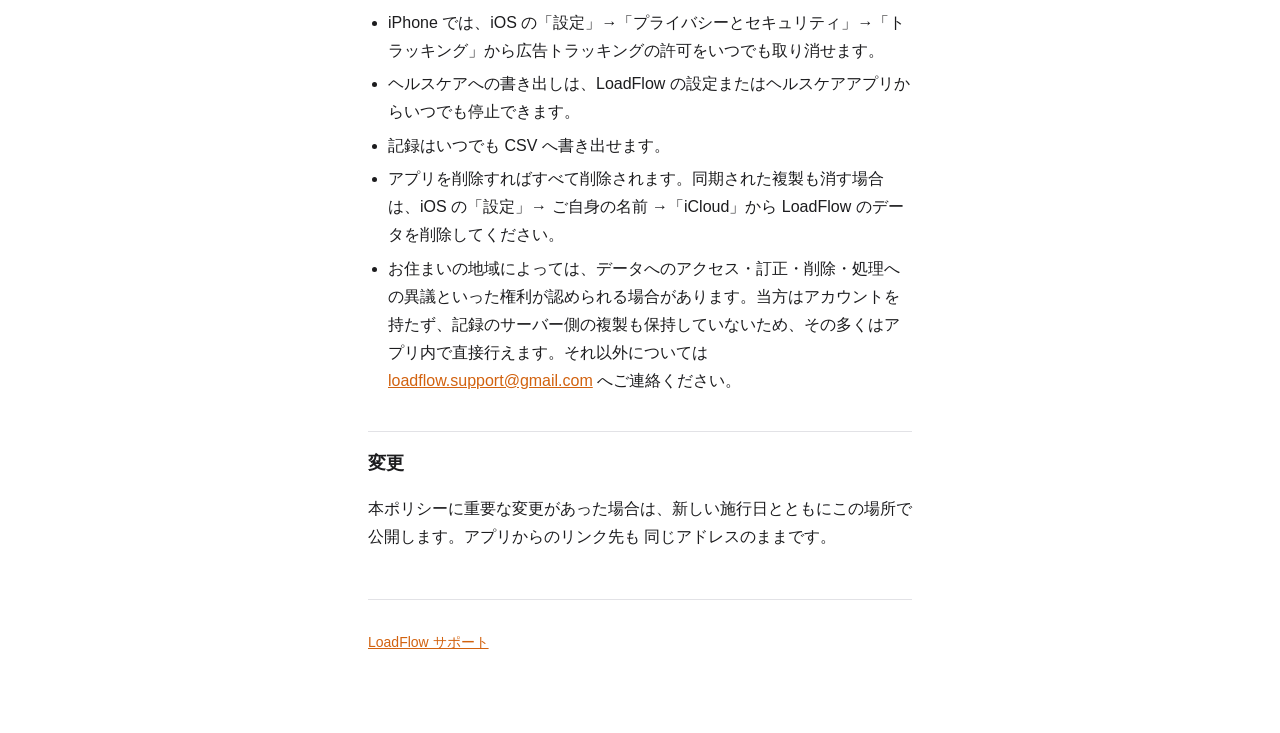
<file: loadflow/privacy/ja/index.html>
<!DOCTYPE html>
<html lang="ja">
<head>
<meta charset="utf-8">
<meta name="viewport" content="width=device-width, initial-scale=1">
<title>LoadFlow — プライバシーポリシー</title>
<link rel="stylesheet" href="/assets/style.css">
</head>
<body>
<main>
  <h1>LoadFlow プライバシーポリシー</h1>
  <p class="updated">施行日: 2026年11月26日 ・ 正文は英語版です。</p>

  <ul class="langs">
    <li><a href="/loadflow/privacy/">English</a></li>
    <li><a href="/loadflow/privacy/ja/" aria-current="page">日本語</a></li>
    <li><a href="/loadflow/privacy/es/">Español</a></li>
    <li><a href="/loadflow/privacy/ko/">한국어</a></li>
    <li><a href="/loadflow/privacy/zh-Hant/">繁體中文</a></li>
    <li><a href="/loadflow/privacy/zh-Hans/">简体中文</a></li>
  </ul>

  <p class="lede">
    LoadFlow は個人の開発者が作っています。LoadFlow のアカウントはなく、当方のサーバーもありません。
    トレーニングの記録はお使いの iPhone の中に保存され、同期を有効にした場合はお客様ご自身の
    iCloud に保存されます。開発者がその中身を見ることはできません。
  </p>

  <h2>事業者</h2>
  <p>
    片岡　功（Isao Kataoka）。日本の個人開発者で、App Store で LoadFlow の販売元として
    表示される名義と同じです。本ポリシーやデータについてのお問い合わせは
    <a href="mailto:loadflow.support@gmail.com">loadflow.support@gmail.com</a> へお願いします。
  </p>

  <h2>端末の中に留まるもの</h2>
  <p>
    記録された内容——種目・セット・重量・回数・メモ・ワークアウトプラン・体組成の測定値・各種設定——は、
    すべてお使いの iPhone に保存されます。
  </p>
  <p>
    iCloud 同期を有効にしている場合、同じ記録はお客様ご自身の iCloud アカウントの
    <strong>プライベートデータベース</strong>にも保存され、端末間を移動できるようになります。
    この保存領域はお客様の Apple Account に属するもので、当方はアクセスできず、複製も受け取りません。
    iCloud 上のデータの取り扱いは Apple のプライバシーポリシーに従います。
  </p>
  <p>
    CSV への書き出しは、お客様が任意の場所へ共有するファイルを作成します。共有した後は、
    共有先のアプリやサービスがそれぞれの規約に従って取り扱います。
  </p>

  <h2>ヘルスケア連携</h2>
  <p>
    ヘルスケア（Apple Health）との連携は、お客様が有効にして許可を与えるまで動作しません。
    有効にすると、LoadFlow は体重・体脂肪率・完了したワークアウトをヘルスケアへ<strong>書き出します</strong>。
    このバージョンはヘルスケアから読み取りを行いません。ヘルスケアのデータが当方や第三者へ送られることはなく、
    計測や広告に使われることもありません。
  </p>

  <h2>利用状況の計測</h2>
  <p>
    どの機能が使われ、どこでつまずいているのかを知るために、LoadFlow は匿名の利用状況イベントを
    Google Firebase Analytics へ送信することがあります。収集してよいかが判明するまで、何も送信されません。
    <strong>この送信はいつでも停止できます</strong>——設定の「データ」にある「利用状況データの送信」をオフにしてください。
    オフの間は何も送信されず、保留していたものも破棄されます。初回起動時に、利用状況データを送信するかどうかをお尋ねします。EEA および英国では広告の同意画面の一部として、それ以外の地域では別の画面でお尋ねします。拒否した場合は何も送信されません。
  </p>
  <p>送信されるもの:</p>
  <ul>
    <li>どの画面が開かれたか、ワークアウトを開始・終了したこと</li>
    <li>1回のセッションに含まれた種目数とセット数、どの入力方式を使ったか</li>
    <li>Paywall がどこから表示されたか、プランの上限に達したか</li>
    <li>無料トライアルまたは購読を開始したこと、およびそのプラン（月額か年額か）</li>
    <li>CSV の書き出しを実行したこと</li>
    <li>トレーニングレベル・購読状態・単位系・アプリの表示言語・ヘルスケア連携の有無</li>
  </ul>
  <p>送信されないもの:</p>
  <ul>
    <li>お名前・メールアドレス・アカウントの識別子（そもそもアカウントがありません）</li>
    <li>記録された重量・回数・体組成の測定値、入力されたメモや種目名</li>
    <li>ヘルスケアから取得した情報</li>
    <li>正確な位置情報</li>
  </ul>
  <p>
    イベントはお客様個人ではなく、端末上のアプリに割り当てられた Firebase のインストール識別子に
    紐づきます。計測データは14か月間保持され、その後削除されます。この処理について Google は当方の
    処理者として動作します（<a href="https://firebase.google.com/support/privacy">Firebase のプライバシー情報</a>、
    <a href="https://policies.google.com/privacy">Google のプライバシーポリシー</a>）。
  </p>

  <h2>広告</h2>
  <p>
    無料版では、種目の区切りとセッションの終了時に Google AdMob の全画面広告が表示されることがあります。
    購読者には広告は表示されません。
  </p>
  <p>
    EEA および英国では、初回起動時の同意画面で広告をパーソナライズしてよいかを確認し、関係する広告パートナーを
    一覧で示します。拒否した場合の広告は非パーソナライズになります。iOS ではパーソナライズ広告に、別途
    「トラッキングを許可」の確認も必要です。これを拒否すると、他のアプリや Web サイトをまたぐトラッキングに
    基づく広告は表示されません。同意画面が適用される地域では、設定の「広告のプライバシー設定」からいつでも
    開き直せます。広告の配信には、端末や広告の識別子と、国・端末の種類といった大まかな情報が使われます
    （<a href="https://policies.google.com/technologies/partner-sites">Google のサービスを利用するアプリからの情報の扱い</a>）。
  </p>

  <h2>購入</h2>
  <p>
    サブスクリプションの販売と決済は Apple が行います。当方がお支払い情報を見ることはありません。アプリは有料機能を開放するために、購読が有効かどうかを Apple から受け取ります。利用状況データの送信を許可している場合は、無料トライアルや購読の開始と選んだプランも、利用状況のイベントとして送信されます（「利用状況の計測」を参照）。
  </p>

  <h2>お子さまについて</h2>
  <p>
    LoadFlow は13歳未満のお子さまを対象としたアプリではなく、そうした利用者の情報を意図的に収集することはありません。
  </p>

  <h2>選択と権利</h2>
  <ul>
    <li>設定の「データ」→「利用状況データの送信」で、利用状況の計測をいつでも停止できます。同意が必要な地域かどうかにかかわらず、すべての地域で有効です。</li>
    <li>EEA および英国では、設定の「広告のプライバシー設定」から広告と計測の同意をいつでも変更できます。</li>
    <li>iPhone では、iOS の「設定」→「プライバシーとセキュリティ」→「トラッキング」から広告トラッキングの許可をいつでも取り消せます。</li>
    <li>ヘルスケアへの書き出しは、LoadFlow の設定またはヘルスケアアプリからいつでも停止できます。</li>
    <li>記録はいつでも CSV へ書き出せます。</li>
    <li>アプリを削除すればすべて削除されます。同期された複製も消す場合は、iOS の「設定」→ ご自身の名前 →「iCloud」から LoadFlow のデータを削除してください。</li>
    <li>お住まいの地域によっては、データへのアクセス・訂正・削除・処理への異議といった権利が認められる場合があります。当方はアカウントを持たず、記録のサーバー側の複製も保持していないため、その多くはアプリ内で直接行えます。それ以外については <a href="mailto:loadflow.support@gmail.com">loadflow.support@gmail.com</a> へご連絡ください。</li>
  </ul>

  <h2>変更</h2>
  <p>
    本ポリシーに重要な変更があった場合は、新しい施行日とともにこの場所で公開します。アプリからのリンク先も
    同じアドレスのままです。
  </p>

  <footer>
    <p><a href="/loadflow/">LoadFlow サポート</a></p>
  </footer>
</main>
</body>
</html>
</file>
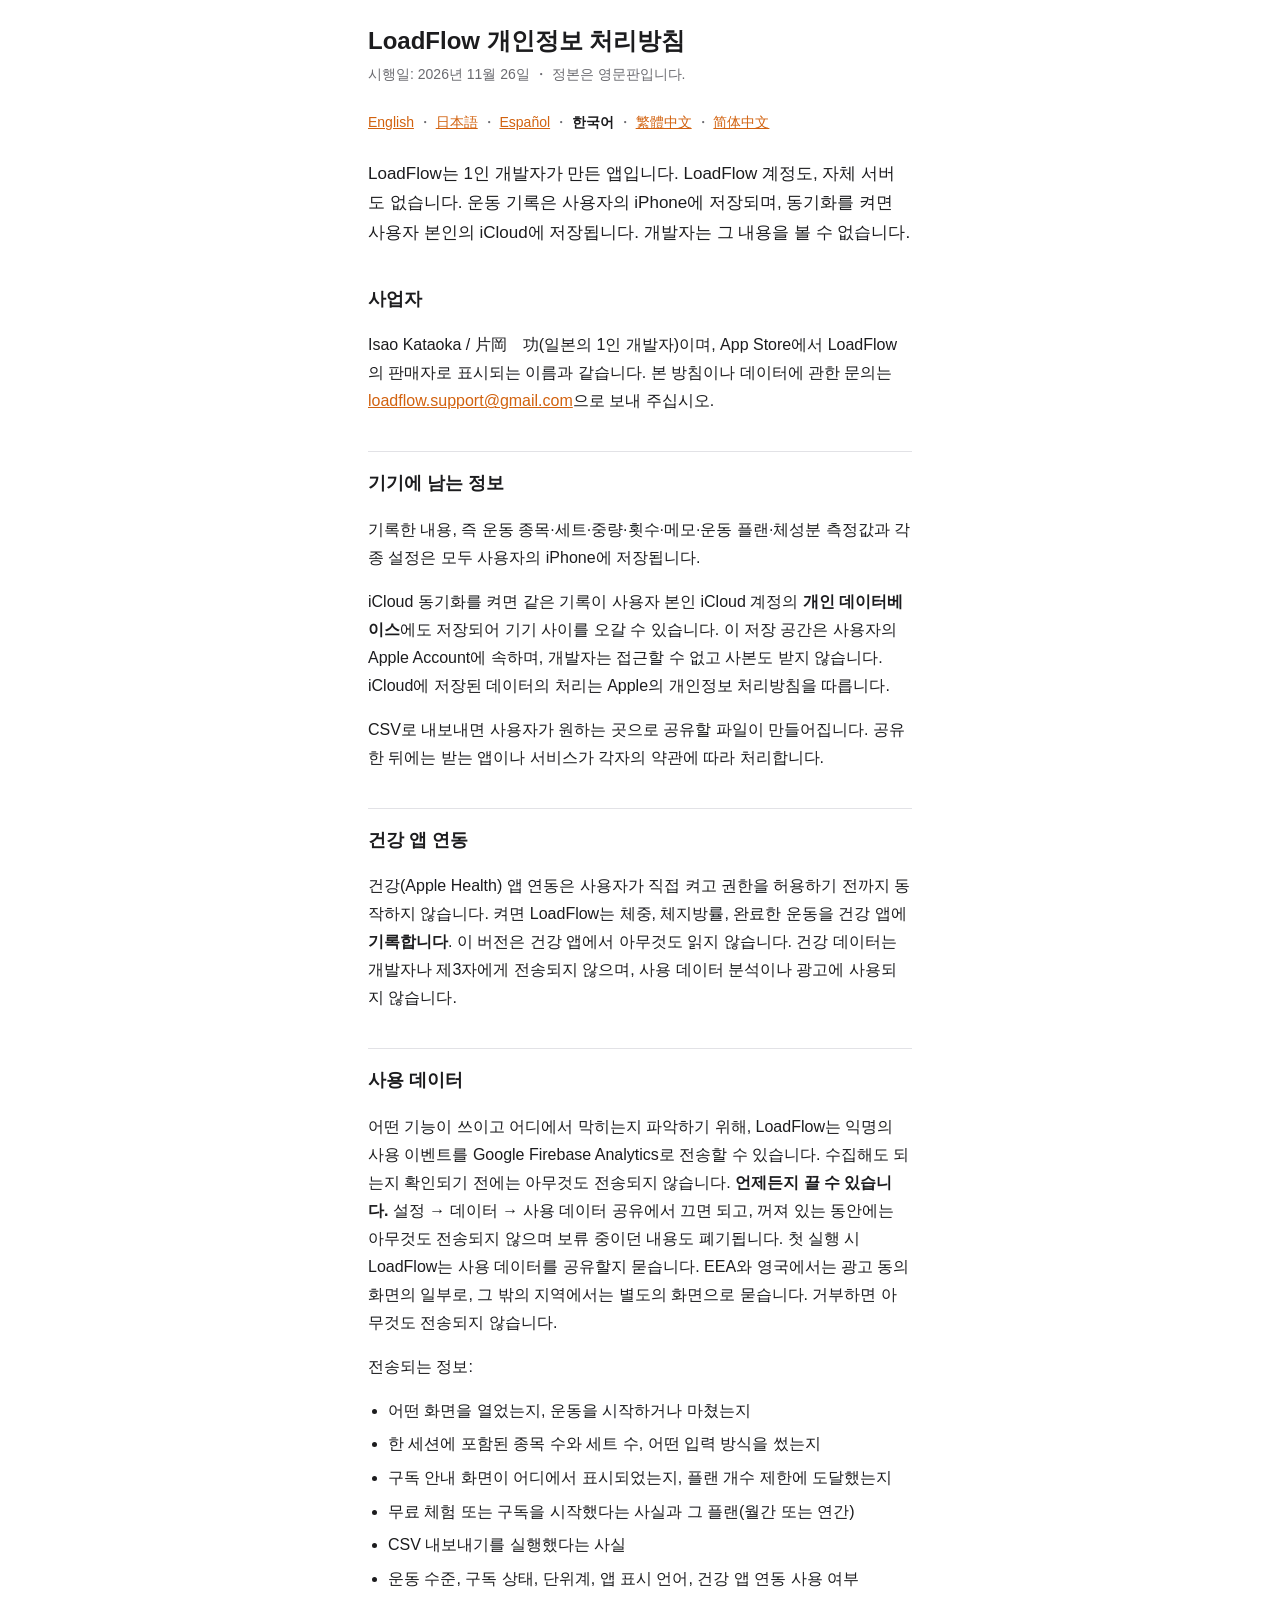
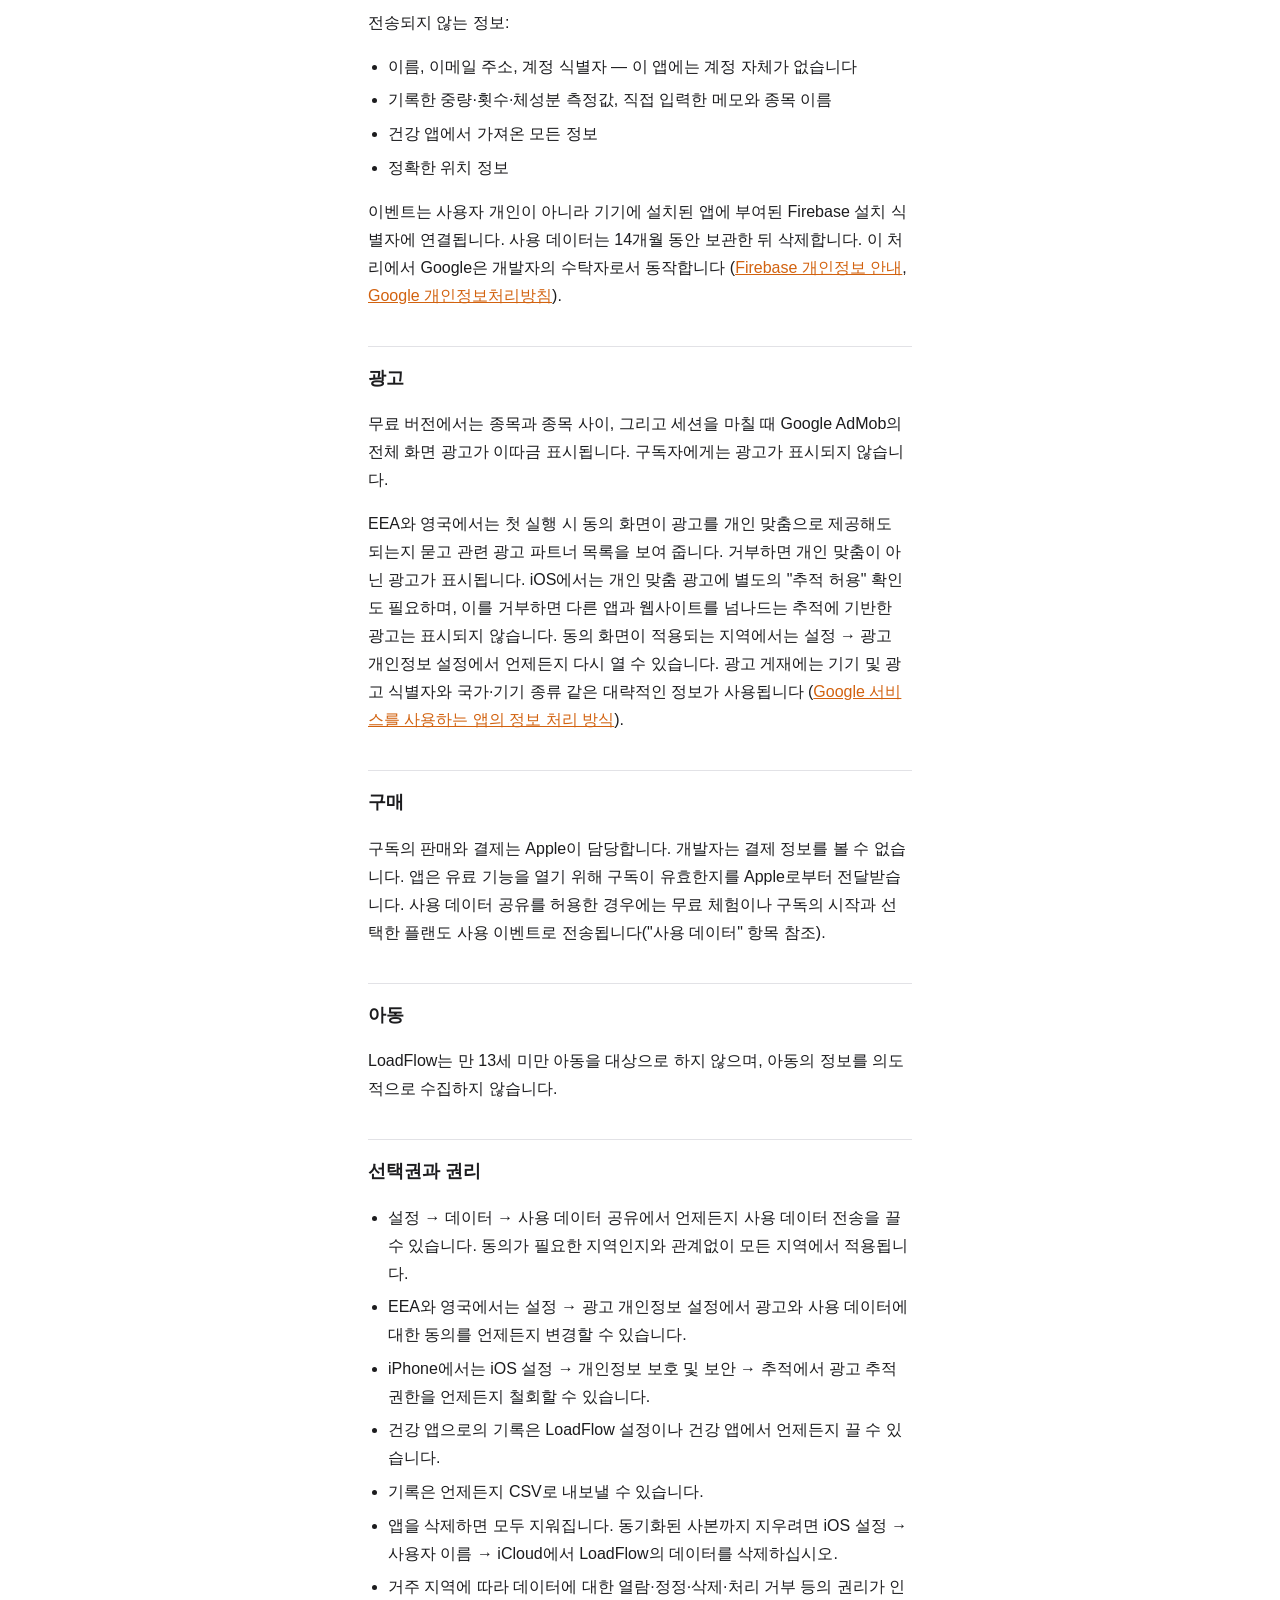
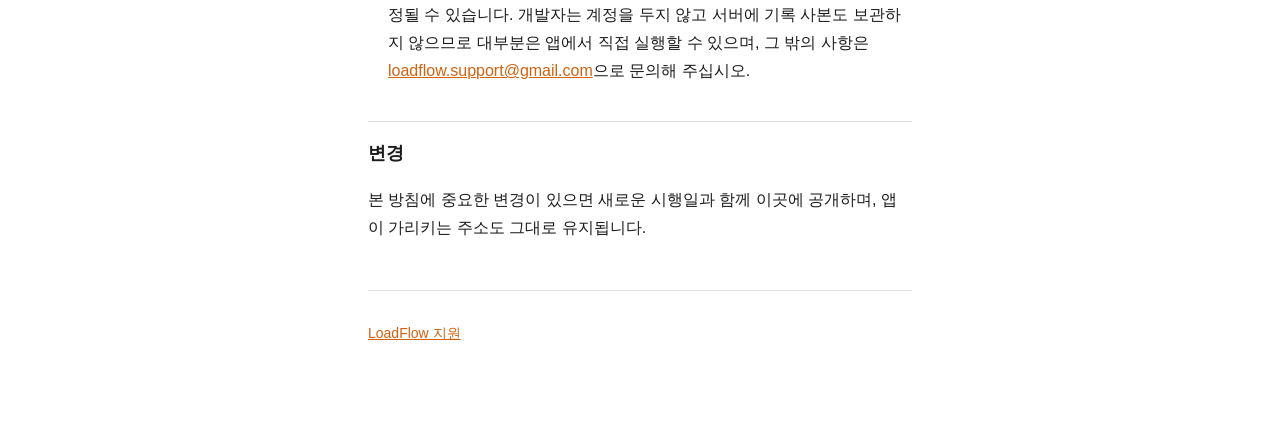
<file: loadflow/privacy/ko/index.html>
<!DOCTYPE html>
<html lang="ko">
<head>
<meta charset="utf-8">
<meta name="viewport" content="width=device-width, initial-scale=1">
<title>LoadFlow — 개인정보 처리방침</title>
<link rel="stylesheet" href="/assets/style.css">
</head>
<body>
<main>
  <h1>LoadFlow 개인정보 처리방침</h1>
  <p class="updated">시행일: 2026년 11월 26일 ・ 정본은 영문판입니다.</p>

  <ul class="langs">
    <li><a href="/loadflow/privacy/">English</a></li>
    <li><a href="/loadflow/privacy/ja/">日本語</a></li>
    <li><a href="/loadflow/privacy/es/">Español</a></li>
    <li><a href="/loadflow/privacy/ko/" aria-current="page">한국어</a></li>
    <li><a href="/loadflow/privacy/zh-Hant/">繁體中文</a></li>
    <li><a href="/loadflow/privacy/zh-Hans/">简体中文</a></li>
  </ul>

  <p class="lede">
    LoadFlow는 1인 개발자가 만든 앱입니다. LoadFlow 계정도, 자체 서버도 없습니다. 운동 기록은 사용자의
    iPhone에 저장되며, 동기화를 켜면 사용자 본인의 iCloud에 저장됩니다. 개발자는 그 내용을 볼 수 없습니다.
  </p>

  <h2>사업자</h2>
  <p>
    Isao Kataoka / 片岡　功(일본의 1인 개발자)이며, App Store에서 LoadFlow의 판매자로 표시되는 이름과 같습니다.
    본 방침이나 데이터에 관한 문의는
    <a href="mailto:loadflow.support@gmail.com">loadflow.support@gmail.com</a>으로 보내 주십시오.
  </p>

  <h2>기기에 남는 정보</h2>
  <p>
    기록한 내용, 즉 운동 종목·세트·중량·횟수·메모·운동 플랜·체성분 측정값과 각종 설정은 모두 사용자의
    iPhone에 저장됩니다.
  </p>
  <p>
    iCloud 동기화를 켜면 같은 기록이 사용자 본인 iCloud 계정의 <strong>개인 데이터베이스</strong>에도
    저장되어 기기 사이를 오갈 수 있습니다. 이 저장 공간은 사용자의 Apple Account에 속하며, 개발자는
    접근할 수 없고 사본도 받지 않습니다. iCloud에 저장된 데이터의 처리는 Apple의 개인정보 처리방침을 따릅니다.
  </p>
  <p>
    CSV로 내보내면 사용자가 원하는 곳으로 공유할 파일이 만들어집니다. 공유한 뒤에는 받는 앱이나 서비스가
    각자의 약관에 따라 처리합니다.
  </p>

  <h2>건강 앱 연동</h2>
  <p>
    건강(Apple Health) 앱 연동은 사용자가 직접 켜고 권한을 허용하기 전까지 동작하지 않습니다. 켜면 LoadFlow는
    체중, 체지방률, 완료한 운동을 건강 앱에 <strong>기록합니다</strong>. 이 버전은 건강 앱에서 아무것도 읽지
    않습니다. 건강 데이터는 개발자나 제3자에게 전송되지 않으며, 사용 데이터 분석이나 광고에 사용되지 않습니다.
  </p>

  <h2>사용 데이터</h2>
  <p>
    어떤 기능이 쓰이고 어디에서 막히는지 파악하기 위해, LoadFlow는 익명의 사용 이벤트를 Google Firebase
    Analytics로 전송할 수 있습니다. 수집해도 되는지 확인되기 전에는 아무것도 전송되지 않습니다.
    <strong>언제든지 끌 수 있습니다.</strong> 설정 → 데이터 → 사용 데이터 공유에서 끄면 되고, 꺼져 있는
    동안에는 아무것도 전송되지 않으며 보류 중이던 내용도 폐기됩니다. 첫 실행 시 LoadFlow는 사용 데이터를 공유할지 묻습니다. EEA와 영국에서는
    광고 동의 화면의 일부로, 그 밖의 지역에서는 별도의 화면으로 묻습니다. 거부하면 아무것도 전송되지 않습니다.
  </p>
  <p>전송되는 정보:</p>
  <ul>
    <li>어떤 화면을 열었는지, 운동을 시작하거나 마쳤는지</li>
    <li>한 세션에 포함된 종목 수와 세트 수, 어떤 입력 방식을 썼는지</li>
    <li>구독 안내 화면이 어디에서 표시되었는지, 플랜 개수 제한에 도달했는지</li>
    <li>무료 체험 또는 구독을 시작했다는 사실과 그 플랜(월간 또는 연간)</li>
    <li>CSV 내보내기를 실행했다는 사실</li>
    <li>운동 수준, 구독 상태, 단위계, 앱 표시 언어, 건강 앱 연동 사용 여부</li>
  </ul>
  <p>전송되지 않는 정보:</p>
  <ul>
    <li>이름, 이메일 주소, 계정 식별자 — 이 앱에는 계정 자체가 없습니다</li>
    <li>기록한 중량·횟수·체성분 측정값, 직접 입력한 메모와 종목 이름</li>
    <li>건강 앱에서 가져온 모든 정보</li>
    <li>정확한 위치 정보</li>
  </ul>
  <p>
    이벤트는 사용자 개인이 아니라 기기에 설치된 앱에 부여된 Firebase 설치 식별자에 연결됩니다. 사용 데이터는
    14개월 동안 보관한 뒤 삭제합니다. 이 처리에서 Google은 개발자의 수탁자로서 동작합니다
    (<a href="https://firebase.google.com/support/privacy">Firebase 개인정보 안내</a>,
    <a href="https://policies.google.com/privacy">Google 개인정보처리방침</a>).
  </p>

  <h2>광고</h2>
  <p>
    무료 버전에서는 종목과 종목 사이, 그리고 세션을 마칠 때 Google AdMob의 전체 화면 광고가 이따금 표시됩니다.
    구독자에게는 광고가 표시되지 않습니다.
  </p>
  <p>
    EEA와 영국에서는 첫 실행 시 동의 화면이 광고를 개인 맞춤으로 제공해도 되는지 묻고 관련 광고 파트너 목록을
    보여 줍니다. 거부하면 개인 맞춤이 아닌 광고가 표시됩니다. iOS에서는 개인 맞춤 광고에 별도의 "추적 허용"
    확인도 필요하며, 이를 거부하면 다른 앱과 웹사이트를 넘나드는 추적에 기반한 광고는 표시되지 않습니다. 동의
    화면이 적용되는 지역에서는 설정 → 광고 개인정보 설정에서 언제든지 다시 열 수 있습니다. 광고 게재에는 기기
    및 광고 식별자와 국가·기기 종류 같은 대략적인 정보가 사용됩니다
    (<a href="https://policies.google.com/technologies/partner-sites">Google 서비스를 사용하는 앱의 정보 처리 방식</a>).
  </p>

  <h2>구매</h2>
  <p>
    구독의 판매와 결제는 Apple이 담당합니다. 개발자는 결제 정보를 볼 수 없습니다. 앱은 유료 기능을 열기 위해 구독이 유효한지를
    Apple로부터 전달받습니다. 사용 데이터 공유를 허용한 경우에는 무료 체험이나 구독의 시작과 선택한 플랜도
    사용 이벤트로 전송됩니다("사용 데이터" 항목 참조).
  </p>

  <h2>아동</h2>
  <p>
    LoadFlow는 만 13세 미만 아동을 대상으로 하지 않으며, 아동의 정보를 의도적으로 수집하지 않습니다.
  </p>

  <h2>선택권과 권리</h2>
  <ul>
    <li>설정 → 데이터 → 사용 데이터 공유에서 언제든지 사용 데이터 전송을 끌 수 있습니다. 동의가 필요한 지역인지와 관계없이 모든 지역에서 적용됩니다.</li>
    <li>EEA와 영국에서는 설정 → 광고 개인정보 설정에서 광고와 사용 데이터에 대한 동의를 언제든지 변경할 수 있습니다.</li>
    <li>iPhone에서는 iOS 설정 → 개인정보 보호 및 보안 → 추적에서 광고 추적 권한을 언제든지 철회할 수 있습니다.</li>
    <li>건강 앱으로의 기록은 LoadFlow 설정이나 건강 앱에서 언제든지 끌 수 있습니다.</li>
    <li>기록은 언제든지 CSV로 내보낼 수 있습니다.</li>
    <li>앱을 삭제하면 모두 지워집니다. 동기화된 사본까지 지우려면 iOS 설정 → 사용자 이름 → iCloud에서 LoadFlow의 데이터를 삭제하십시오.</li>
    <li>거주 지역에 따라 데이터에 대한 열람·정정·삭제·처리 거부 등의 권리가 인정될 수 있습니다. 개발자는 계정을 두지 않고 서버에 기록 사본도 보관하지 않으므로 대부분은 앱에서 직접 실행할 수 있으며, 그 밖의 사항은 <a href="mailto:loadflow.support@gmail.com">loadflow.support@gmail.com</a>으로 문의해 주십시오.</li>
  </ul>

  <h2>변경</h2>
  <p>
    본 방침에 중요한 변경이 있으면 새로운 시행일과 함께 이곳에 공개하며, 앱이 가리키는 주소도 그대로 유지됩니다.
  </p>

  <footer>
    <p><a href="/loadflow/">LoadFlow 지원</a></p>
  </footer>
</main>
</body>
</html>
</file>
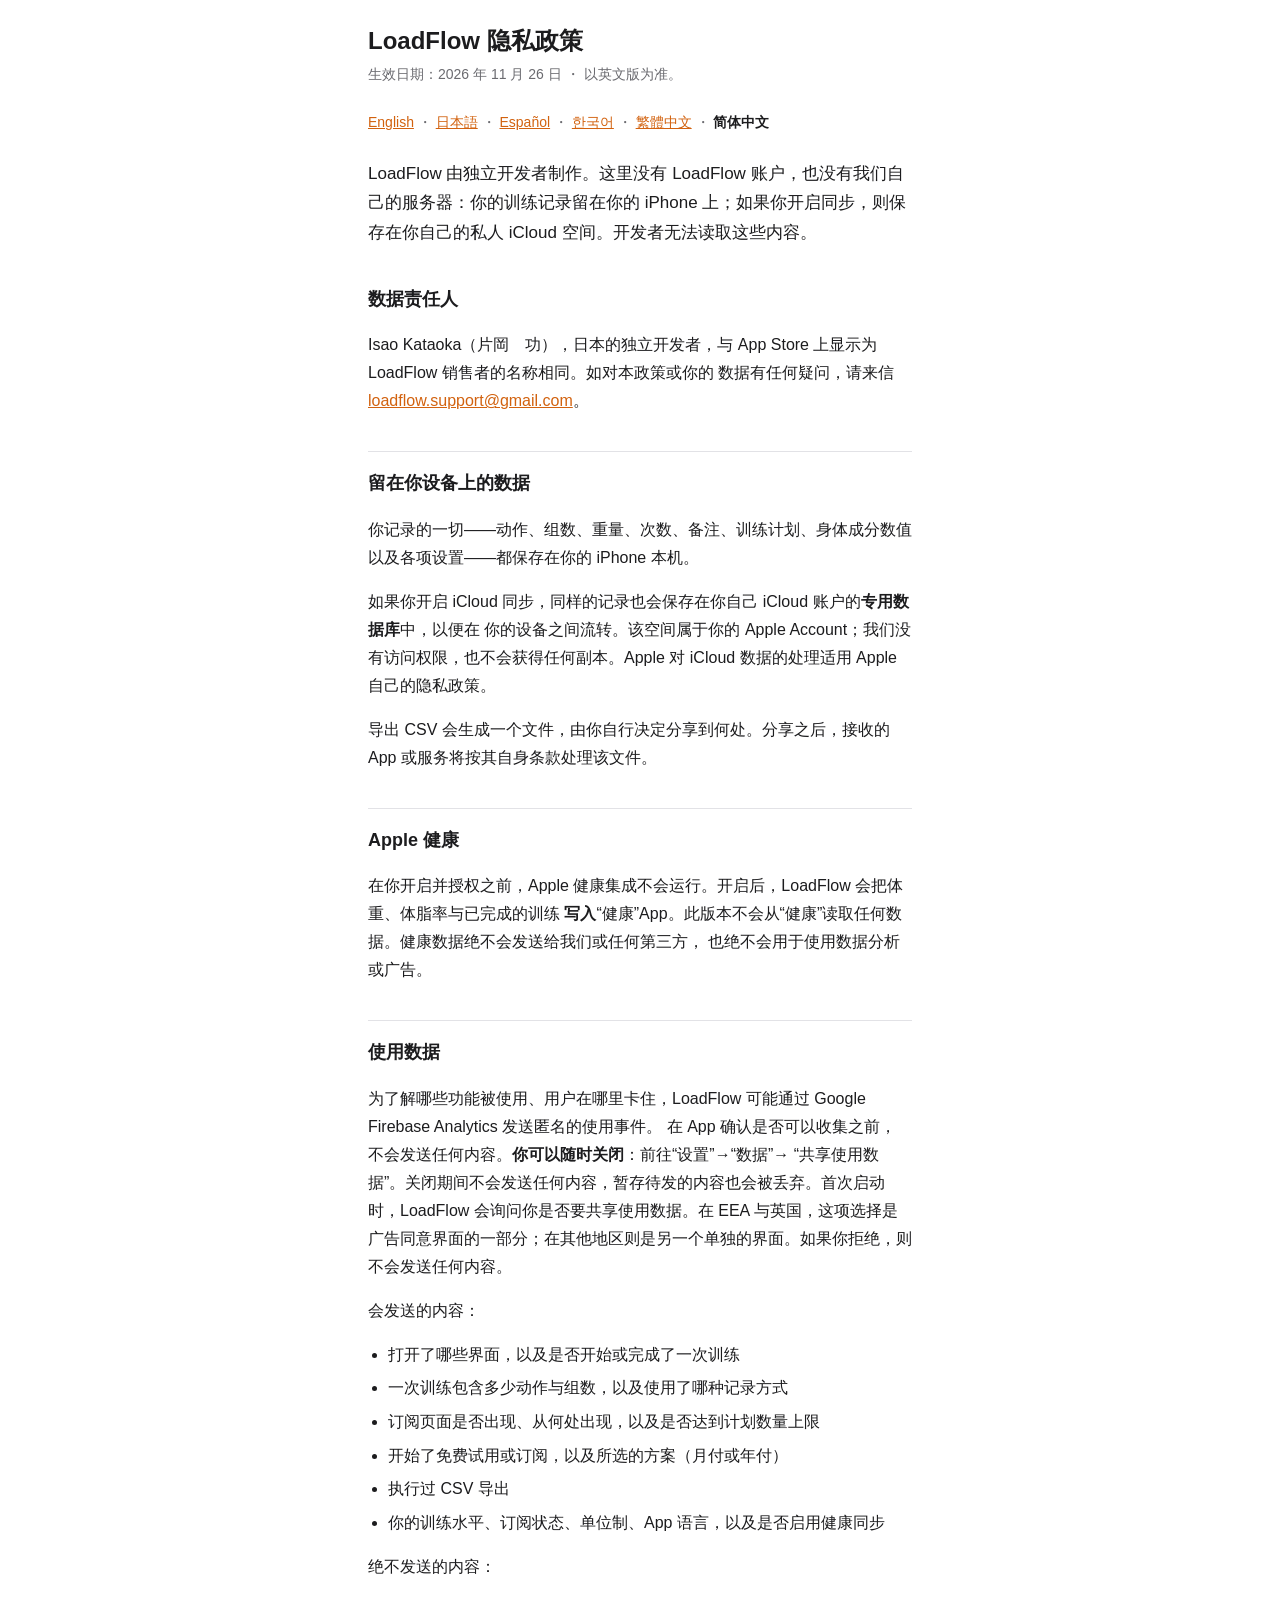
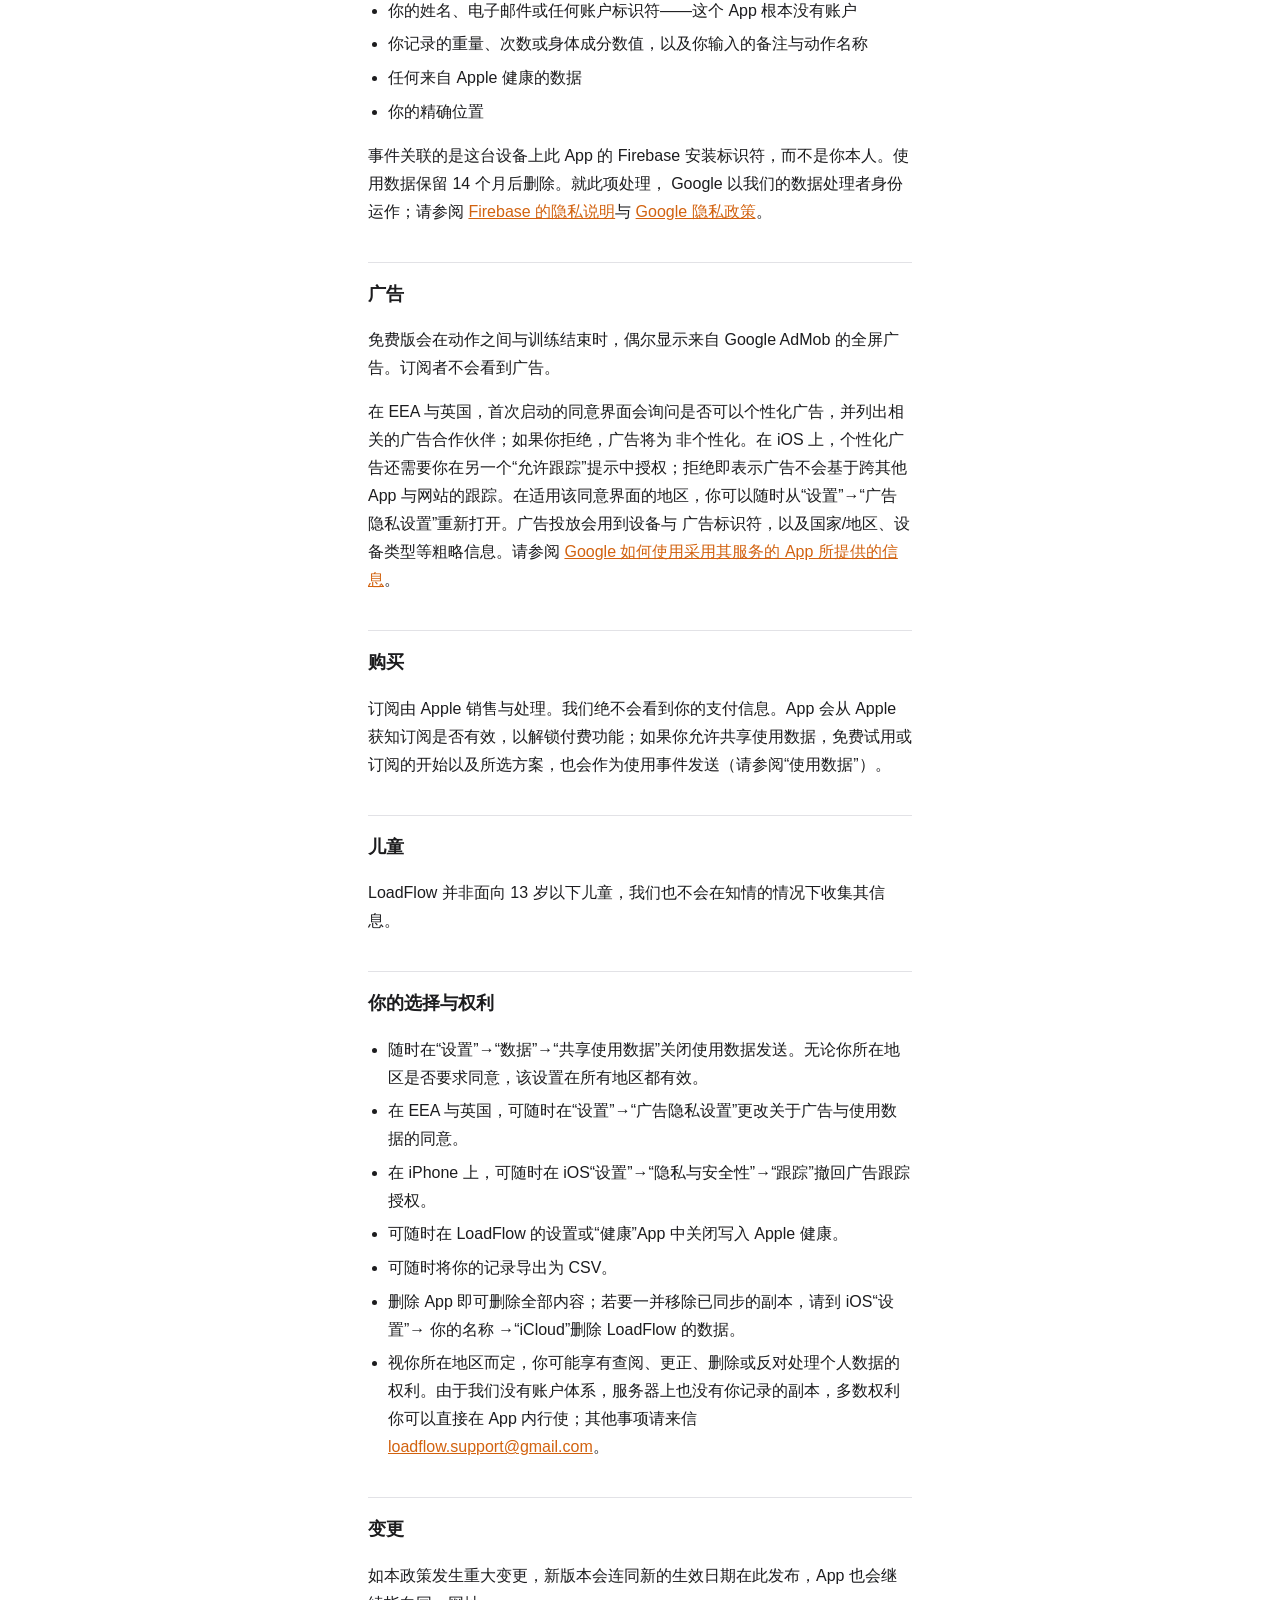
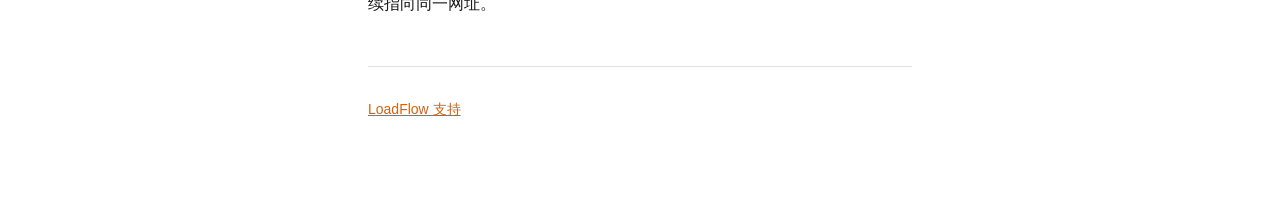
<file: loadflow/privacy/zh-Hans/index.html>
<!DOCTYPE html>
<html lang="zh-Hans">
<head>
<meta charset="utf-8">
<meta name="viewport" content="width=device-width, initial-scale=1">
<title>LoadFlow — 隐私政策</title>
<link rel="stylesheet" href="/assets/style.css">
</head>
<body>
<main>
  <h1>LoadFlow 隐私政策</h1>
  <p class="updated">生效日期：2026 年 11 月 26 日 ・ 以英文版为准。</p>

  <ul class="langs">
    <li><a href="/loadflow/privacy/">English</a></li>
    <li><a href="/loadflow/privacy/ja/">日本語</a></li>
    <li><a href="/loadflow/privacy/es/">Español</a></li>
    <li><a href="/loadflow/privacy/ko/">한국어</a></li>
    <li><a href="/loadflow/privacy/zh-Hant/">繁體中文</a></li>
    <li><a href="/loadflow/privacy/zh-Hans/" aria-current="page">简体中文</a></li>
  </ul>

  <p class="lede">
    LoadFlow 由独立开发者制作。这里没有 LoadFlow 账户，也没有我们自己的服务器：你的训练记录留在你的
    iPhone 上；如果你开启同步，则保存在你自己的私人 iCloud 空间。开发者无法读取这些内容。
  </p>

  <h2>数据责任人</h2>
  <p>
    Isao Kataoka（片岡　功），日本的独立开发者，与 App Store 上显示为 LoadFlow 销售者的名称相同。如对本政策或你的
    数据有任何疑问，请来信
    <a href="mailto:loadflow.support@gmail.com">loadflow.support@gmail.com</a>。
  </p>

  <h2>留在你设备上的数据</h2>
  <p>
    你记录的一切——动作、组数、重量、次数、备注、训练计划、身体成分数值以及各项设置——都保存在你的
    iPhone 本机。
  </p>
  <p>
    如果你开启 iCloud 同步，同样的记录也会保存在你自己 iCloud 账户的<strong>专用数据库</strong>中，以便在
    你的设备之间流转。该空间属于你的 Apple Account；我们没有访问权限，也不会获得任何副本。Apple 对 iCloud
    数据的处理适用 Apple 自己的隐私政策。
  </p>
  <p>
    导出 CSV 会生成一个文件，由你自行决定分享到何处。分享之后，接收的 App 或服务将按其自身条款处理该文件。
  </p>

  <h2>Apple 健康</h2>
  <p>
    在你开启并授权之前，Apple 健康集成不会运行。开启后，LoadFlow 会把体重、体脂率与已完成的训练
    <strong>写入</strong>“健康”App。此版本不会从“健康”读取任何数据。健康数据绝不会发送给我们或任何第三方，
    也绝不会用于使用数据分析或广告。
  </p>

  <h2>使用数据</h2>
  <p>
    为了解哪些功能被使用、用户在哪里卡住，LoadFlow 可能通过 Google Firebase Analytics 发送匿名的使用事件。
    在 App 确认是否可以收集之前，不会发送任何内容。<strong>你可以随时关闭</strong>：前往“设置”→“数据”→
    “共享使用数据”。关闭期间不会发送任何内容，暂存待发的内容也会被丢弃。首次启动时，LoadFlow 会询问你是否要共享使用数据。在 EEA 与英国，这项选择是广告同意界面的一部分；在其他地区则是另一个单独的界面。如果你拒绝，则不会发送任何内容。
  </p>
  <p>会发送的内容：</p>
  <ul>
    <li>打开了哪些界面，以及是否开始或完成了一次训练</li>
    <li>一次训练包含多少动作与组数，以及使用了哪种记录方式</li>
    <li>订阅页面是否出现、从何处出现，以及是否达到计划数量上限</li>
    <li>开始了免费试用或订阅，以及所选的方案（月付或年付）</li>
    <li>执行过 CSV 导出</li>
    <li>你的训练水平、订阅状态、单位制、App 语言，以及是否启用健康同步</li>
  </ul>
  <p>绝不发送的内容：</p>
  <ul>
    <li>你的姓名、电子邮件或任何账户标识符——这个 App 根本没有账户</li>
    <li>你记录的重量、次数或身体成分数值，以及你输入的备注与动作名称</li>
    <li>任何来自 Apple 健康的数据</li>
    <li>你的精确位置</li>
  </ul>
  <p>
    事件关联的是这台设备上此 App 的 Firebase 安装标识符，而不是你本人。使用数据保留 14 个月后删除。就此项处理，
    Google 以我们的数据处理者身份运作；请参阅
    <a href="https://firebase.google.com/support/privacy">Firebase 的隐私说明</a>与
    <a href="https://policies.google.com/privacy">Google 隐私政策</a>。
  </p>

  <h2>广告</h2>
  <p>
    免费版会在动作之间与训练结束时，偶尔显示来自 Google AdMob 的全屏广告。订阅者不会看到广告。
  </p>
  <p>
    在 EEA 与英国，首次启动的同意界面会询问是否可以个性化广告，并列出相关的广告合作伙伴；如果你拒绝，广告将为
    非个性化。在 iOS 上，个性化广告还需要你在另一个“允许跟踪”提示中授权；拒绝即表示广告不会基于跨其他 App
    与网站的跟踪。在适用该同意界面的地区，你可以随时从“设置”→“广告隐私设置”重新打开。广告投放会用到设备与
    广告标识符，以及国家/地区、设备类型等粗略信息。请参阅
    <a href="https://policies.google.com/technologies/partner-sites">Google 如何使用采用其服务的 App 所提供的信息</a>。
  </p>

  <h2>购买</h2>
  <p>
    订阅由 Apple 销售与处理。我们绝不会看到你的支付信息。App 会从 Apple 获知订阅是否有效，以解锁付费功能；如果你允许共享使用数据，免费试用或订阅的开始以及所选方案，也会作为使用事件发送（请参阅“使用数据”）。
  </p>

  <h2>儿童</h2>
  <p>
    LoadFlow 并非面向 13 岁以下儿童，我们也不会在知情的情况下收集其信息。
  </p>

  <h2>你的选择与权利</h2>
  <ul>
    <li>随时在“设置”→“数据”→“共享使用数据”关闭使用数据发送。无论你所在地区是否要求同意，该设置在所有地区都有效。</li>
    <li>在 EEA 与英国，可随时在“设置”→“广告隐私设置”更改关于广告与使用数据的同意。</li>
    <li>在 iPhone 上，可随时在 iOS“设置”→“隐私与安全性”→“跟踪”撤回广告跟踪授权。</li>
    <li>可随时在 LoadFlow 的设置或“健康”App 中关闭写入 Apple 健康。</li>
    <li>可随时将你的记录导出为 CSV。</li>
    <li>删除 App 即可删除全部内容；若要一并移除已同步的副本，请到 iOS“设置”→ 你的名称 →“iCloud”删除 LoadFlow 的数据。</li>
    <li>视你所在地区而定，你可能享有查阅、更正、删除或反对处理个人数据的权利。由于我们没有账户体系，服务器上也没有你记录的副本，多数权利你可以直接在 App 内行使；其他事项请来信 <a href="mailto:loadflow.support@gmail.com">loadflow.support@gmail.com</a>。</li>
  </ul>

  <h2>变更</h2>
  <p>
    如本政策发生重大变更，新版本会连同新的生效日期在此发布，App 也会继续指向同一网址。
  </p>

  <footer>
    <p><a href="/loadflow/">LoadFlow 支持</a></p>
  </footer>
</main>
</body>
</html>
</file>
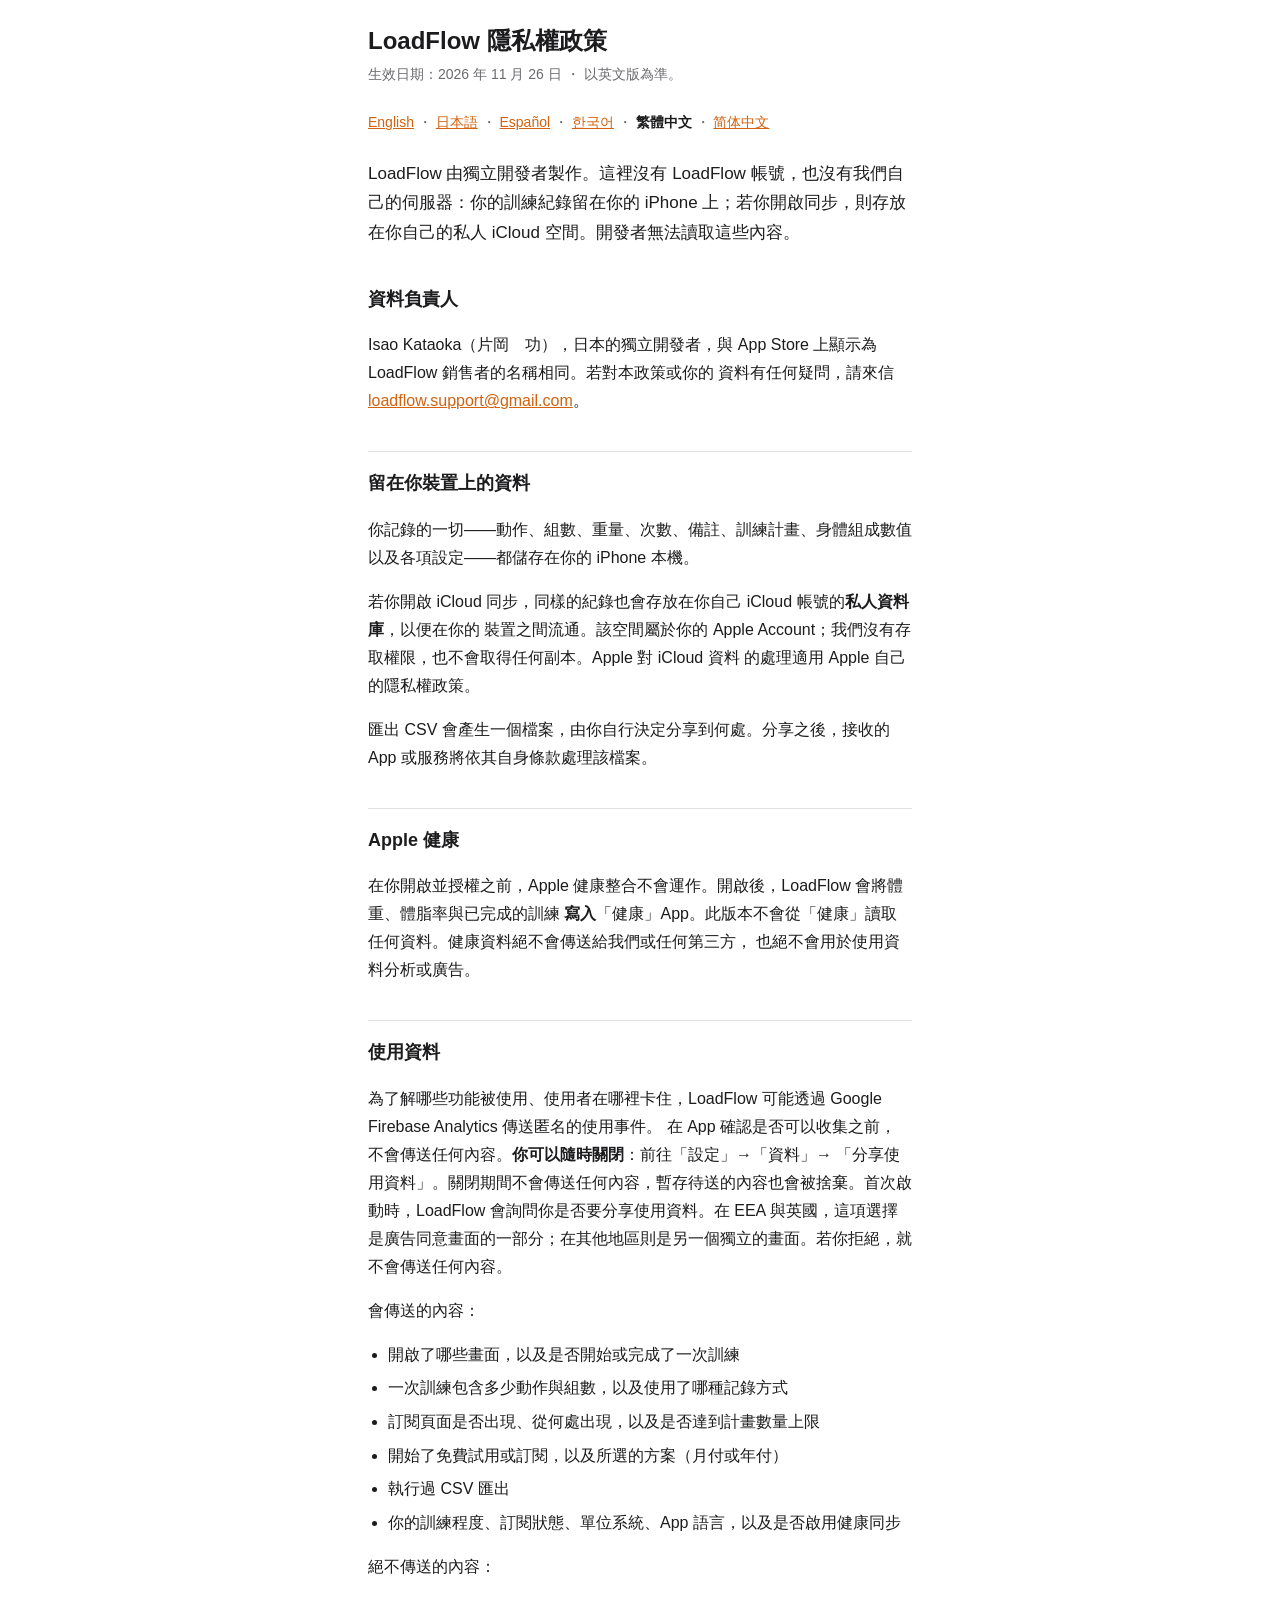
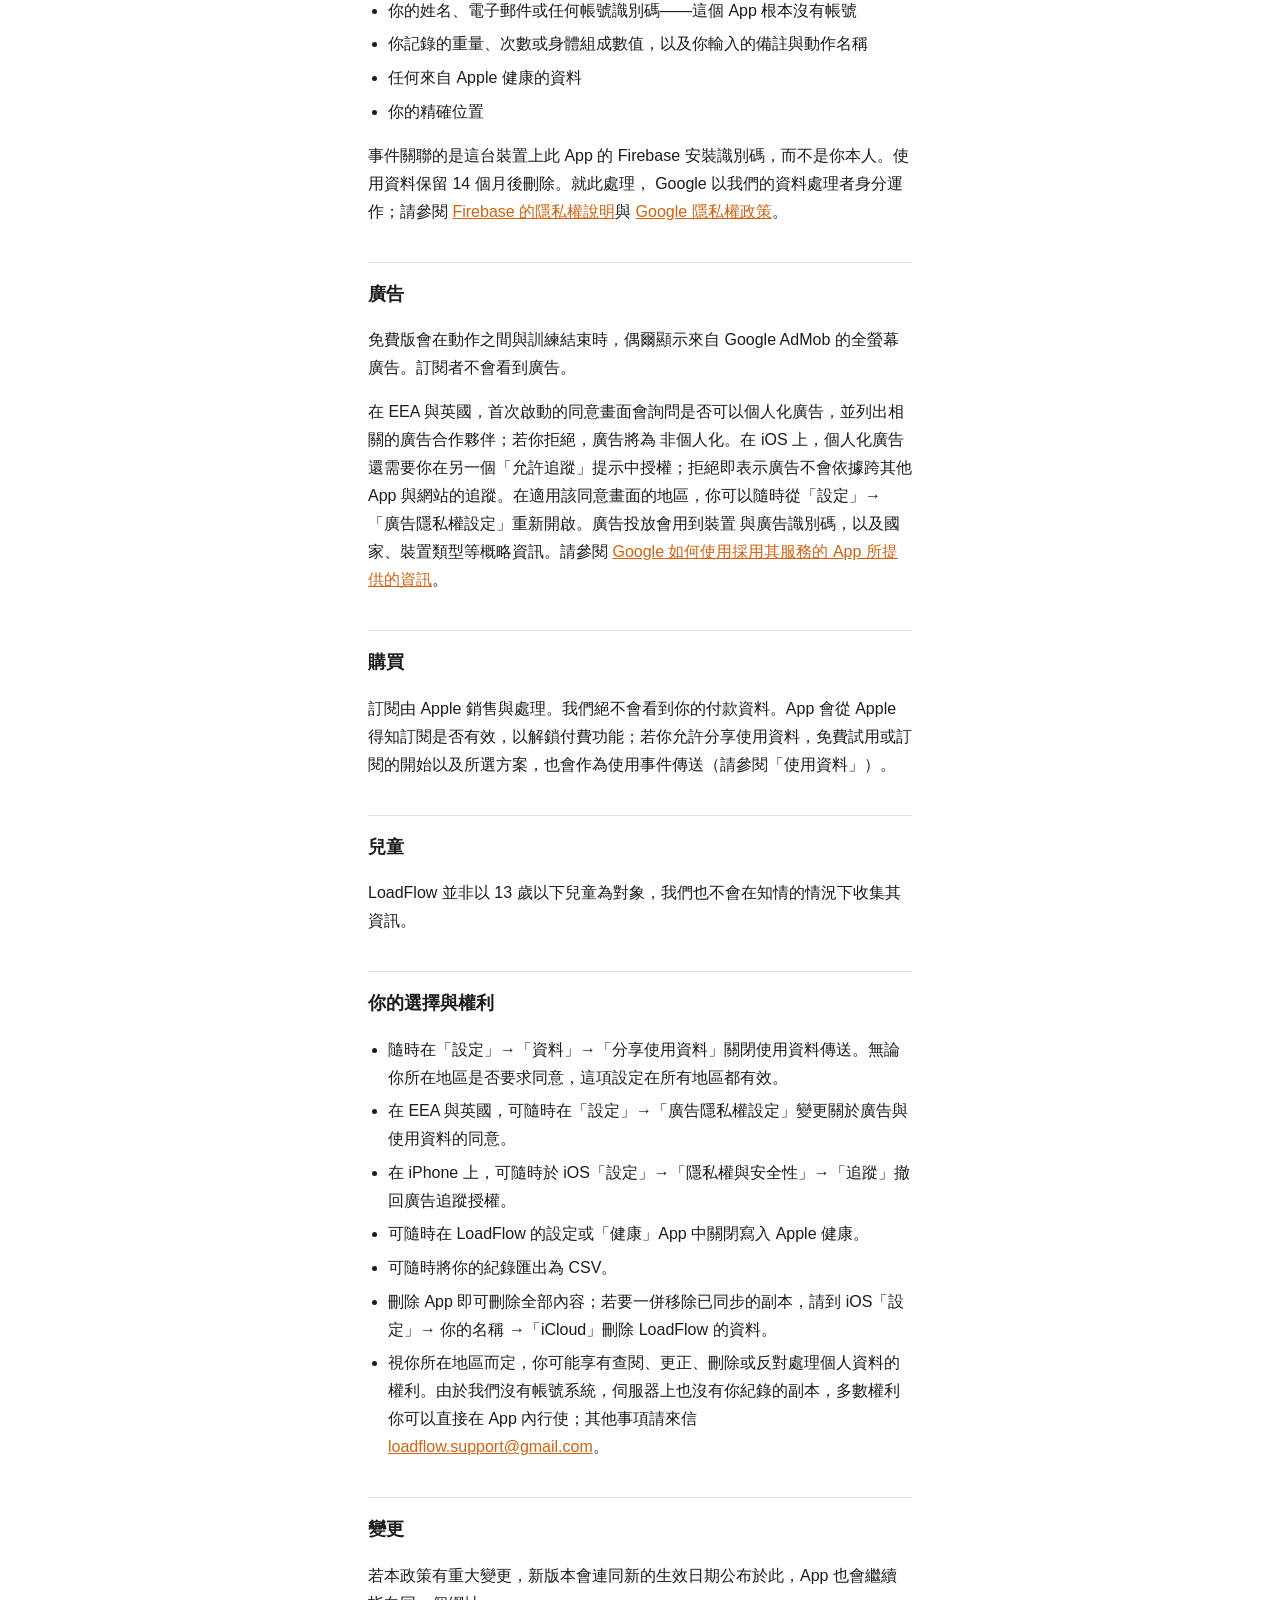
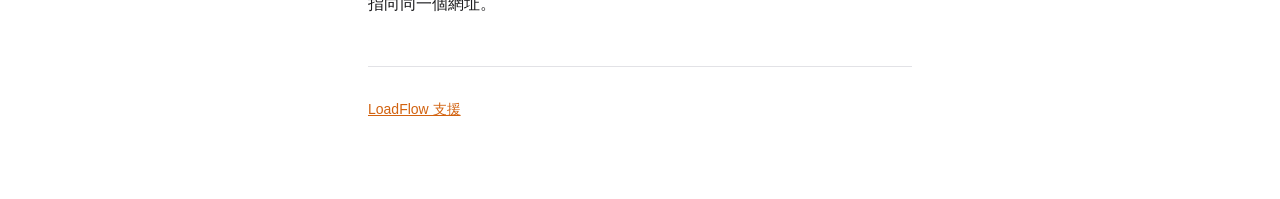
<file: loadflow/privacy/zh-Hant/index.html>
<!DOCTYPE html>
<html lang="zh-Hant">
<head>
<meta charset="utf-8">
<meta name="viewport" content="width=device-width, initial-scale=1">
<title>LoadFlow — 隱私權政策</title>
<link rel="stylesheet" href="/assets/style.css">
</head>
<body>
<main>
  <h1>LoadFlow 隱私權政策</h1>
  <p class="updated">生效日期：2026 年 11 月 26 日 ・ 以英文版為準。</p>

  <ul class="langs">
    <li><a href="/loadflow/privacy/">English</a></li>
    <li><a href="/loadflow/privacy/ja/">日本語</a></li>
    <li><a href="/loadflow/privacy/es/">Español</a></li>
    <li><a href="/loadflow/privacy/ko/">한국어</a></li>
    <li><a href="/loadflow/privacy/zh-Hant/" aria-current="page">繁體中文</a></li>
    <li><a href="/loadflow/privacy/zh-Hans/">简体中文</a></li>
  </ul>

  <p class="lede">
    LoadFlow 由獨立開發者製作。這裡沒有 LoadFlow 帳號，也沒有我們自己的伺服器：你的訓練紀錄留在你的
    iPhone 上；若你開啟同步，則存放在你自己的私人 iCloud 空間。開發者無法讀取這些內容。
  </p>

  <h2>資料負責人</h2>
  <p>
    Isao Kataoka（片岡　功），日本的獨立開發者，與 App Store 上顯示為 LoadFlow 銷售者的名稱相同。若對本政策或你的
    資料有任何疑問，請來信
    <a href="mailto:loadflow.support@gmail.com">loadflow.support@gmail.com</a>。
  </p>

  <h2>留在你裝置上的資料</h2>
  <p>
    你記錄的一切——動作、組數、重量、次數、備註、訓練計畫、身體組成數值以及各項設定——都儲存在你的
    iPhone 本機。
  </p>
  <p>
    若你開啟 iCloud 同步，同樣的紀錄也會存放在你自己 iCloud 帳號的<strong>私人資料庫</strong>，以便在你的
    裝置之間流通。該空間屬於你的 Apple Account；我們沒有存取權限，也不會取得任何副本。Apple 對 iCloud 資料
    的處理適用 Apple 自己的隱私權政策。
  </p>
  <p>
    匯出 CSV 會產生一個檔案，由你自行決定分享到何處。分享之後，接收的 App 或服務將依其自身條款處理該檔案。
  </p>

  <h2>Apple 健康</h2>
  <p>
    在你開啟並授權之前，Apple 健康整合不會運作。開啟後，LoadFlow 會將體重、體脂率與已完成的訓練
    <strong>寫入</strong>「健康」App。此版本不會從「健康」讀取任何資料。健康資料絕不會傳送給我們或任何第三方，
    也絕不會用於使用資料分析或廣告。
  </p>

  <h2>使用資料</h2>
  <p>
    為了解哪些功能被使用、使用者在哪裡卡住，LoadFlow 可能透過 Google Firebase Analytics 傳送匿名的使用事件。
    在 App 確認是否可以收集之前，不會傳送任何內容。<strong>你可以隨時關閉</strong>：前往「設定」→「資料」→
    「分享使用資料」。關閉期間不會傳送任何內容，暫存待送的內容也會被捨棄。首次啟動時，LoadFlow 會詢問你是否要分享使用資料。在 EEA 與英國，這項選擇是廣告同意畫面的一部分；在其他地區則是另一個獨立的畫面。若你拒絕，就不會傳送任何內容。
  </p>
  <p>會傳送的內容：</p>
  <ul>
    <li>開啟了哪些畫面，以及是否開始或完成了一次訓練</li>
    <li>一次訓練包含多少動作與組數，以及使用了哪種記錄方式</li>
    <li>訂閱頁面是否出現、從何處出現，以及是否達到計畫數量上限</li>
    <li>開始了免費試用或訂閱，以及所選的方案（月付或年付）</li>
    <li>執行過 CSV 匯出</li>
    <li>你的訓練程度、訂閱狀態、單位系統、App 語言，以及是否啟用健康同步</li>
  </ul>
  <p>絕不傳送的內容：</p>
  <ul>
    <li>你的姓名、電子郵件或任何帳號識別碼——這個 App 根本沒有帳號</li>
    <li>你記錄的重量、次數或身體組成數值，以及你輸入的備註與動作名稱</li>
    <li>任何來自 Apple 健康的資料</li>
    <li>你的精確位置</li>
  </ul>
  <p>
    事件關聯的是這台裝置上此 App 的 Firebase 安裝識別碼，而不是你本人。使用資料保留 14 個月後刪除。就此處理，
    Google 以我們的資料處理者身分運作；請參閱
    <a href="https://firebase.google.com/support/privacy">Firebase 的隱私權說明</a>與
    <a href="https://policies.google.com/privacy">Google 隱私權政策</a>。
  </p>

  <h2>廣告</h2>
  <p>
    免費版會在動作之間與訓練結束時，偶爾顯示來自 Google AdMob 的全螢幕廣告。訂閱者不會看到廣告。
  </p>
  <p>
    在 EEA 與英國，首次啟動的同意畫面會詢問是否可以個人化廣告，並列出相關的廣告合作夥伴；若你拒絕，廣告將為
    非個人化。在 iOS 上，個人化廣告還需要你在另一個「允許追蹤」提示中授權；拒絕即表示廣告不會依據跨其他 App
    與網站的追蹤。在適用該同意畫面的地區，你可以隨時從「設定」→「廣告隱私權設定」重新開啟。廣告投放會用到裝置
    與廣告識別碼，以及國家、裝置類型等概略資訊。請參閱
    <a href="https://policies.google.com/technologies/partner-sites">Google 如何使用採用其服務的 App 所提供的資訊</a>。
  </p>

  <h2>購買</h2>
  <p>
    訂閱由 Apple 銷售與處理。我們絕不會看到你的付款資料。App 會從 Apple 得知訂閱是否有效，以解鎖付費功能；若你允許分享使用資料，免費試用或訂閱的開始以及所選方案，也會作為使用事件傳送（請參閱「使用資料」）。
  </p>

  <h2>兒童</h2>
  <p>
    LoadFlow 並非以 13 歲以下兒童為對象，我們也不會在知情的情況下收集其資訊。
  </p>

  <h2>你的選擇與權利</h2>
  <ul>
    <li>隨時在「設定」→「資料」→「分享使用資料」關閉使用資料傳送。無論你所在地區是否要求同意，這項設定在所有地區都有效。</li>
    <li>在 EEA 與英國，可隨時在「設定」→「廣告隱私權設定」變更關於廣告與使用資料的同意。</li>
    <li>在 iPhone 上，可隨時於 iOS「設定」→「隱私權與安全性」→「追蹤」撤回廣告追蹤授權。</li>
    <li>可隨時在 LoadFlow 的設定或「健康」App 中關閉寫入 Apple 健康。</li>
    <li>可隨時將你的紀錄匯出為 CSV。</li>
    <li>刪除 App 即可刪除全部內容；若要一併移除已同步的副本，請到 iOS「設定」→ 你的名稱 →「iCloud」刪除 LoadFlow 的資料。</li>
    <li>視你所在地區而定，你可能享有查閱、更正、刪除或反對處理個人資料的權利。由於我們沒有帳號系統，伺服器上也沒有你紀錄的副本，多數權利你可以直接在 App 內行使；其他事項請來信 <a href="mailto:loadflow.support@gmail.com">loadflow.support@gmail.com</a>。</li>
  </ul>

  <h2>變更</h2>
  <p>
    若本政策有重大變更，新版本會連同新的生效日期公布於此，App 也會繼續指向同一個網址。
  </p>

  <footer>
    <p><a href="/loadflow/">LoadFlow 支援</a></p>
  </footer>
</main>
</body>
</html>
</file>
<file: assets/style.css>
/*
  法務・サポートページ共通のスタイル。

  🔴 外部リソース（Web フォント・CDN・画像）を足さないこと。
     このページはアプリ内の素の `WKWebView`（`LegalDocumentScreen`）でも開かれる。
     ネットワークが細い場所で法務文書が白紙になるのを避ける。
  🔴 ダークモードを必ず持つこと。アプリ本体は暗いので、ライト固定だと
     設定画面から開いた瞬間に画面が真っ白に飛ぶ。
*/

:root {
  color-scheme: light dark;
  --bg: #ffffff;
  --fg: #1c1c1e;
  --muted: #6b6b70;
  --rule: #e2e2e6;
  --accent: #d2620f;      /* ブランドのオレンジ #FF7A1A を白地で読める明度に落としたもの */
  --draft-bg: #fff4e5;
  --draft-fg: #8a4b00;
}

@media (prefers-color-scheme: dark) {
  :root {
    --bg: #0b0b0e;        /* DS.Color.canvas */
    --fg: #f2f2f5;
    --muted: #a8a8af;
    --rule: #2a2a31;
    --accent: #ff7a1a;    /* DS.Color.brandPrimary */
    --draft-bg: #2a1d0c;
    --draft-fg: #ffc844;
  }
}

* { box-sizing: border-box; }

body {
  margin: 0;
  padding: 24px 20px 64px;
  background: var(--bg);
  color: var(--fg);
  /* 🔴 `-apple-system` / `system-ui` を書かないこと（2026-09-15 に iOS で実測）。
     この2つは CJK を豆腐（□）で描くうえ、**後続のフォールバックまで止める**＝
     後ろに "Hiragino Sans" を並べても効かない。存在しない名前を書いたときは
     正常に次へ送られるので、システムフォント指定に固有の挙動。
     日本語・韓国語・繁体字・簡体字を実際に表示して選んだのが下の並び。 */
  font-family: "Helvetica Neue", Helvetica, Arial,
               "Hiragino Sans", "Hiragino Kaku Gothic ProN",
               "Apple SD Gothic Neo", "PingFang TC", "PingFang SC",
               sans-serif;
  font-size: 16px;
  line-height: 1.75;
  -webkit-text-size-adjust: 100%;   /* 横向きで文字だけ巨大化するのを止める */
  /* 日本語の禁則。既定だと見出しが「ポリシ／ー」のように割れ、行頭に ー が来る */
  line-break: strict;
}

main { max-width: 34rem; margin: 0 auto; }

h1 { font-size: 1.5rem; line-height: 1.4; margin: 0 0 4px; }
h2 { font-size: 1.125rem; margin: 2.25rem 0 .5rem; padding-top: 1rem; border-top: 1px solid var(--rule); }
h2:first-of-type { border-top: none; padding-top: 0; }

p, li { overflow-wrap: anywhere; }   /* 長い URL でも横スクロールさせない */
ul { padding-left: 1.25rem; }
li { margin: .35rem 0; }

a { color: var(--accent); }

.updated { color: var(--muted); font-size: .875rem; margin: 0 0 1.5rem; }
.lede { font-size: 1.0625rem; }

.langs { font-size: .875rem; margin: 0 0 1.5rem; padding: 0; list-style: none; }
.langs li { display: inline; margin: 0; }
.langs li:not(:last-child)::after { content: " ・ "; color: var(--muted); }
.langs [aria-current="page"] { color: var(--fg); font-weight: 600; text-decoration: none; }

table { width: 100%; border-collapse: collapse; font-size: .9375rem; margin: 1rem 0; }
th, td { text-align: left; vertical-align: top; padding: .5rem .5rem .5rem 0; border-bottom: 1px solid var(--rule); }
th { color: var(--muted); font-weight: 600; }

.draft {
  background: var(--draft-bg);
  color: var(--draft-fg);
  border-radius: 10px;
  padding: 12px 14px;
  font-size: .9375rem;
  margin: 0 0 1.5rem;
}

footer { margin-top: 3rem; padding-top: 1rem; border-top: 1px solid var(--rule); color: var(--muted); font-size: .875rem; }
</file>
